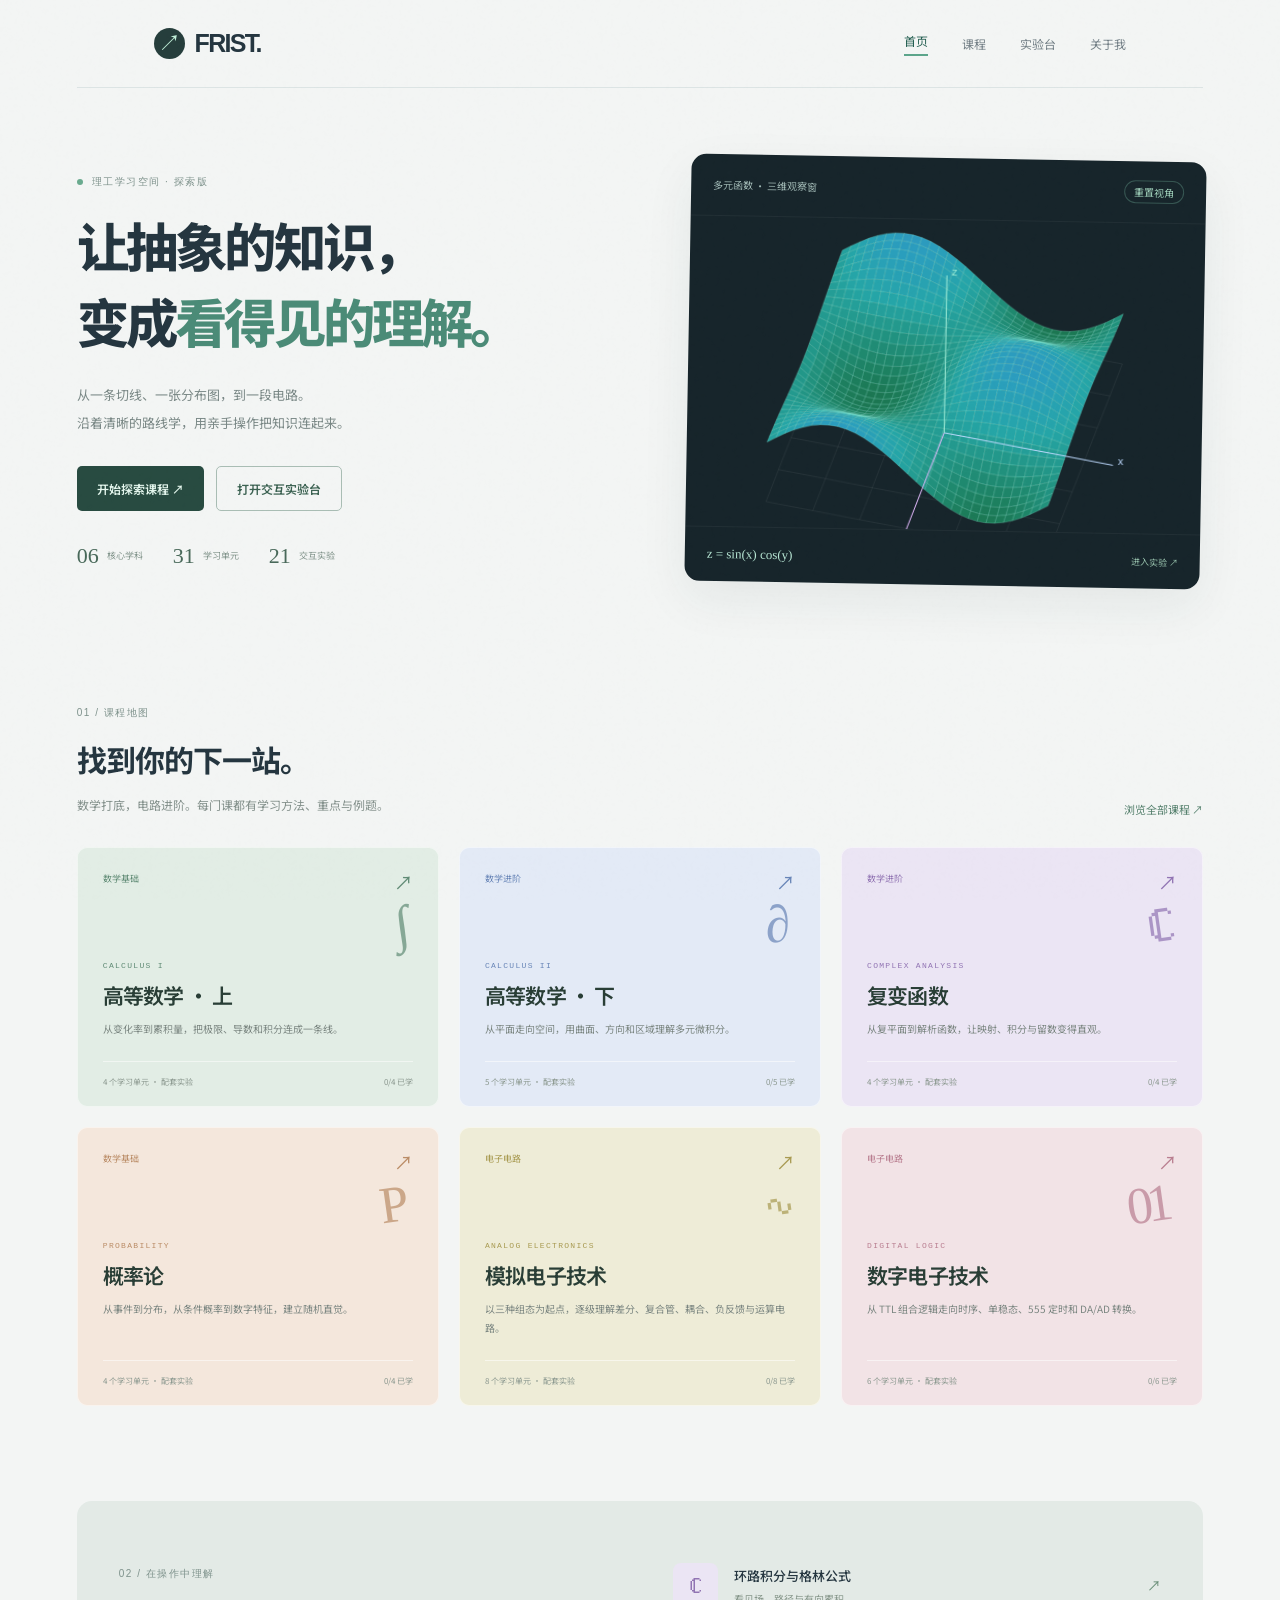
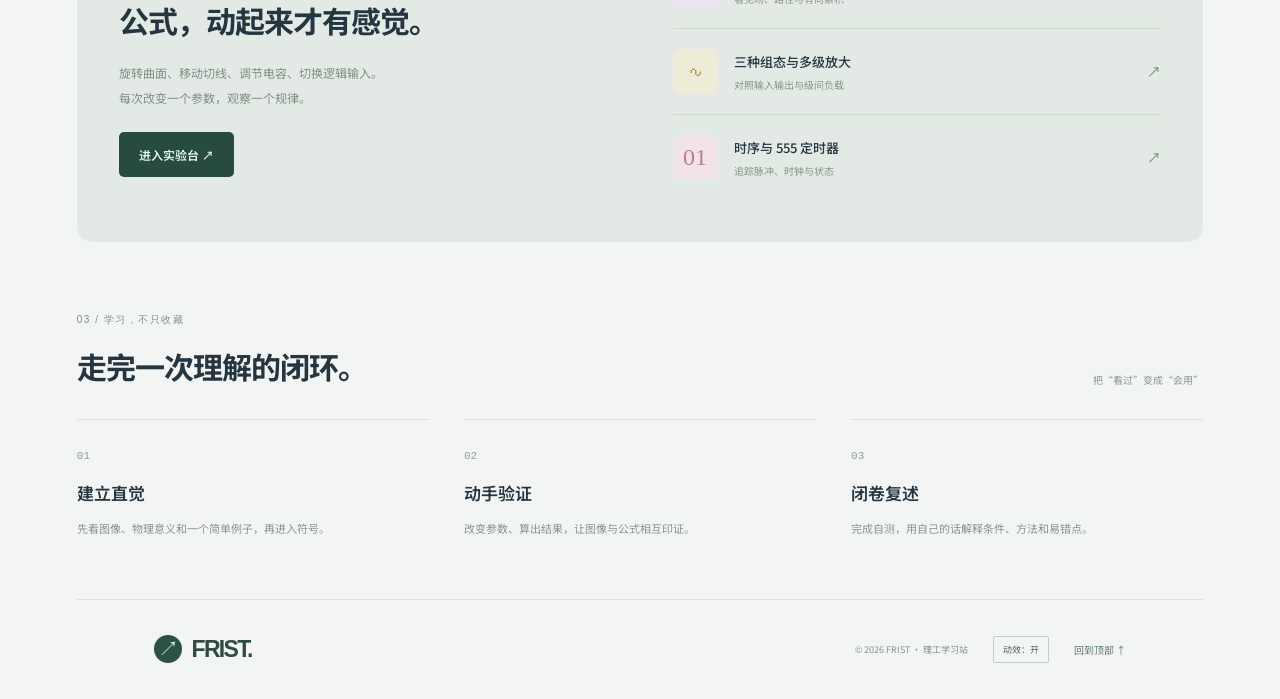
<file: index.html>
<!doctype html>
<html lang="zh-CN"><head><meta charset="UTF-8"><meta name="viewport" content="width=device-width, initial-scale=1"><meta name="description" content="FRIST 理工学习站：数学学习路线与交互实验。"><meta name="theme-color" content="#151c22"><title>理工学习站 · FRIST</title><link rel="stylesheet" href="./styles.css"><link rel="stylesheet" href="./exhibit.css"><link rel="stylesheet" href="./learning.css"><script src="./site-content.js" defer></script><script src="./app.js" defer></script><script src="./courses-data.js" defer></script><script src="./curriculum-extra.js" defer></script><script src="./learning.js" defer></script><script src="./lab-math.js" defer></script><script src="./experiments.js" defer></script></head>
<body id="top" data-page="home"><div class="reading-progress" aria-hidden="true"></div><a class="skip" href="#main">跳到正文</a>  <header class="header wrap">
    <a class="brand" href="./index.html" aria-current="page" aria-label="回到首页"><span class="brand-icon">↗</span><span data-site-name>FRIST.</span></a>
    <nav aria-label="主导航"><a class="nav-link" href="./index.html" aria-current="page">首页</a><a class="nav-link" href="./courses.html">课程</a><a class="nav-link" href="./lab.html">实验台</a><a class="nav-link" href="./about.html">关于我</a></nav>
  </header><main id="main"><section class="learn-hero wrap"><div><div class="section-kicker"><span class="live-dot"></span> 理工学习空间 · 探索版</div><h1>让抽象的知识，<br>变成<span>看得见的理解。</span></h1><p>从一条切线、一张分布图，到一段电路。<br>沿着清晰的路线学，用亲手操作把知识连起来。</p><div class="hero-actions"><a class="button study-primary" href="./courses.html">开始探索课程 ↗</a><a class="button study-outline" href="./lab.html">打开交互实验台</a></div><div class="hero-facts"><span><b>06</b> 核心学科</span><span><b>31</b> 学习单元</span><span><b>21</b> 交互实验</span></div></div><div class="hero-scene"><div class="scene-top"><span>多元函数 · 三维观察窗</span><button class="live-pill reset-surface" data-reset-surface>重置视角</button></div><canvas id="home-surface" aria-label="可拖动旋转的三维函数曲面" tabindex="0"></canvas><div class="scene-bottom"><span>z = sin(x) cos(y)</span><a href="./lab.html?mode=surface">进入实验 ↗</a></div></div></section>
<section class="study-section wrap"><div class="study-heading"><div><div class="section-kicker">01 / 课程地图</div><h2>找到你的下一站。</h2><p>数学打底，电路进阶。每门课都有学习方法、重点与例题。</p></div><a class="small-link" href="./courses.html">浏览全部课程 ↗</a></div><div id="home-courses" class="course-grid"></div></section>
<section class="lab-invite wrap"><div><div class="section-kicker">02 / 在操作中理解</div><h2>公式，动起来才有感觉。</h2><p>旋转曲面、移动切线、调节电容、切换逻辑输入。<br>每次改变一个参数，观察一个规律。</p><a class="button study-primary" href="./lab.html">进入实验台 ↗</a></div><div class="lab-preview-list"><a href="./specialty.html?topic=line"><span class="mini-icon purple">ℂ</span><div><b>环路积分与格林公式</b><p>看见场、路径与有向累积</p></div><span>↗</span></a><a href="./specialty.html?topic=bjt"><span class="mini-icon yellow">∿</span><div><b>三种组态与多级放大</b><p>对照输入输出与级间负载</p></div><span>↗</span></a><a href="./specialty.html?topic=timer555"><span class="mini-icon rose">01</span><div><b>时序与 555 定时器</b><p>追踪脉冲、时钟与状态</p></div><span>↗</span></a></div></section>
<section class="study-section wrap method-section"><div class="study-heading"><div><div class="section-kicker">03 / 学习，不只收藏</div><h2>走完一次理解的闭环。</h2></div><span class="subtle">把“看过”变成“会用”</span></div><div class="method-grid"><div><span>01</span><h3>建立直觉</h3><p>先看图像、物理意义和一个简单例子，再进入符号。</p></div><div><span>02</span><h3>动手验证</h3><p>改变参数、算出结果，让图像与公式相互印证。</p></div><div><span>03</span><h3>闭卷复述</h3><p>完成自测，用自己的话解释条件、方法和易错点。</p></div></div></section></main>  <footer class="footer wrap"><a class="brand" href="./index.html"><span class="brand-icon">↗</span><span data-site-name>FRIST.</span></a><span>© <span id="year"></span> <span id="footer-name">FRIST · 个人学习空间</span></span><button id="motion-toggle" class="motion-toggle" aria-pressed="true">动效：开</button><a href="#">回到顶部 ↑</a></footer></body></html>
</file>
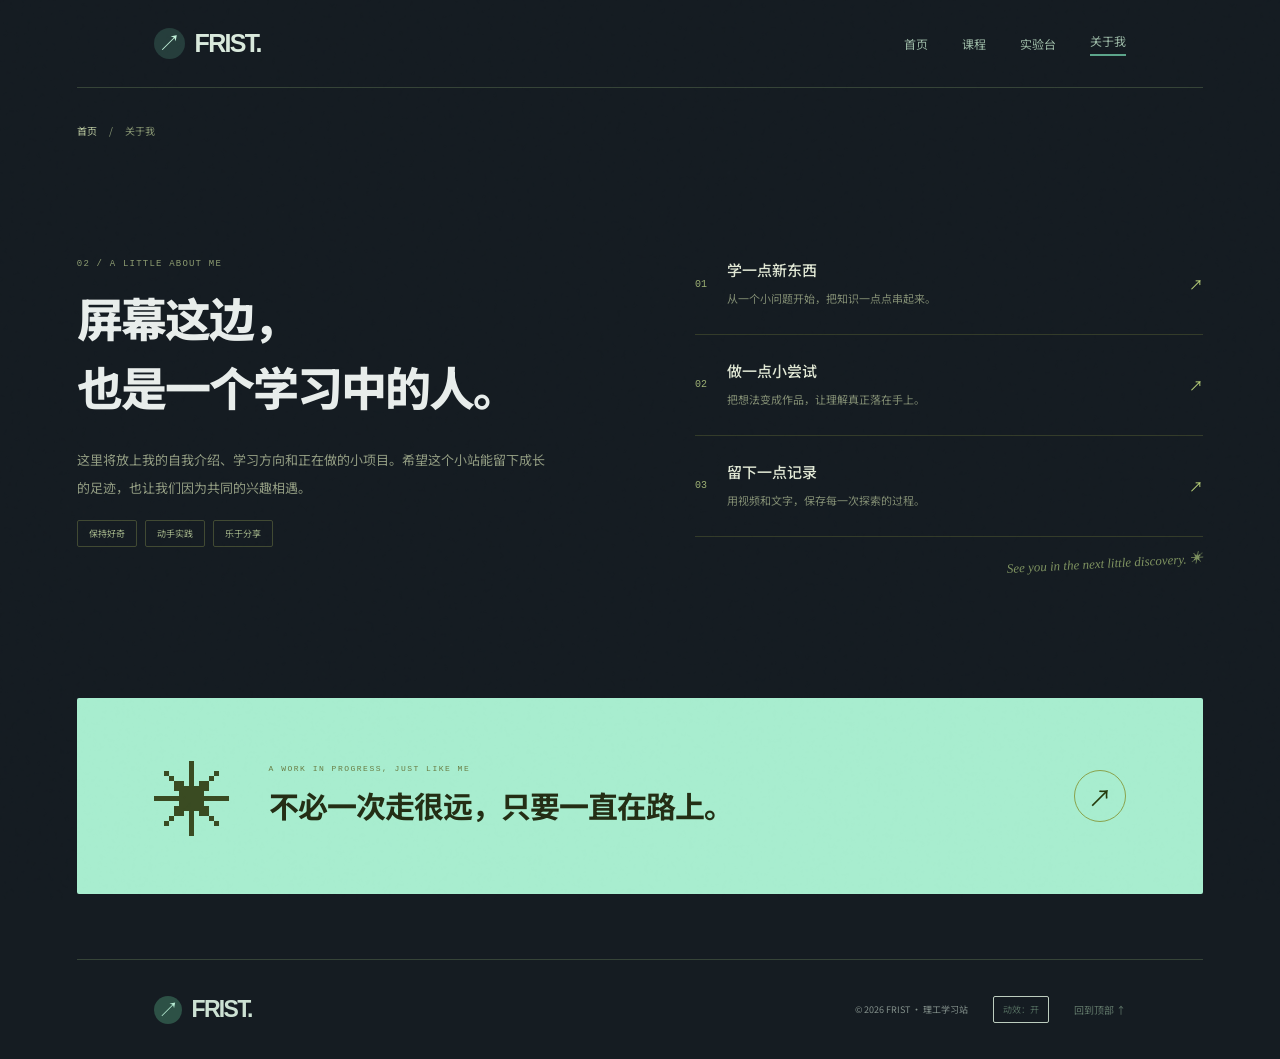
<file: about.html>
<!doctype html>
<html lang="zh-CN">
<head>
  <meta charset="UTF-8">
  <meta name="viewport" content="width=device-width, initial-scale=1">
  <meta name="description" content="关于我：学习方向、思考与探索的个人档案。">
  <meta name="theme-color" content="#121411">
  <title>关于我 · FRIST</title>
  <link rel="stylesheet" href="./styles.css">
  <link rel="stylesheet" href="./exhibit.css">
  <script src="./site-content.js" defer></script>
  <script src="./app.js" defer></script>
<link rel="stylesheet" href="./learning.css"></head>
<body id="top" data-page="about">
  <div class="reading-progress" aria-hidden="true"></div>
  <a class="skip" href="#main">跳到正文</a>
  <header class="header wrap">
    <a class="brand" href="./index.html" aria-label="回到首页"><span class="brand-icon">↗</span><span data-site-name>FRIST.</span></a>
    <nav aria-label="主导航"><a class="nav-link" href="./index.html">首页</a><a class="nav-link" href="./courses.html">课程</a><a class="nav-link" href="./lab.html">实验台</a><a class="nav-link" href="./about.html" aria-current="page">关于我</a></nav>
  </header>
  <main id="main">
    <div class="breadcrumb wrap"><a href="./index.html">首页</a><span aria-hidden="true">/</span><span aria-current="page">关于我</span></div>
    <section class="about-section wrap" id="about" aria-labelledby="about-title">
      <div class="about-intro"><p class="eyebrow">02 / A LITTLE ABOUT ME</p><h1 id="about-title">屏幕这边，<br>也是一个学习中的人。</h1><p id="bio">这里将放上我的自我介绍、学习方向和正在做的小项目。希望这个小站能留下成长的足迹，也让我们因为共同的兴趣相遇。</p><div class="tags" id="profile-tags"><span>保持好奇</span><span>动手实践</span><span>乐于分享</span></div></div>
      <div class="about-notes"><div class="about-row"><span class="row-number">01</span><div><h3>学一点新东西</h3><p>从一个小问题开始，把知识一点点串起来。</p></div><span aria-hidden="true">↗</span></div><div class="about-row"><span class="row-number">02</span><div><h3>做一点小尝试</h3><p>把想法变成作品，让理解真正落在手上。</p></div><span aria-hidden="true">↗</span></div><div class="about-row"><span class="row-number">03</span><div><h3>留下一点记录</h3><p>用视频和文字，保存每一次探索的过程。</p></div><span aria-hidden="true">↗</span></div><div class="handwriting">See you in the next little discovery. ✳</div></div>
    </section>
    <section class="closing wrap"><span class="closing-star" aria-hidden="true">✳</span><div><p class="eyebrow">A WORK IN PROGRESS, JUST LIKE ME</p><h2>不必一次走很远，<br class="mobile-break">只要一直在路上。</h2></div><a class="round-link" href="./courses.html" aria-label="探索课程">↗</a></section>
  </main>
  <footer class="footer wrap"><a class="brand" href="./index.html"><span class="brand-icon">↗</span><span data-site-name>FRIST.</span></a><span>© <span id="year"></span> <span id="footer-name">FRIST · 个人学习空间</span></span><button id="motion-toggle" class="motion-toggle" aria-pressed="true">动效：开</button><a href="#">回到顶部 ↑</a></footer>
</body>
</html>
</file>
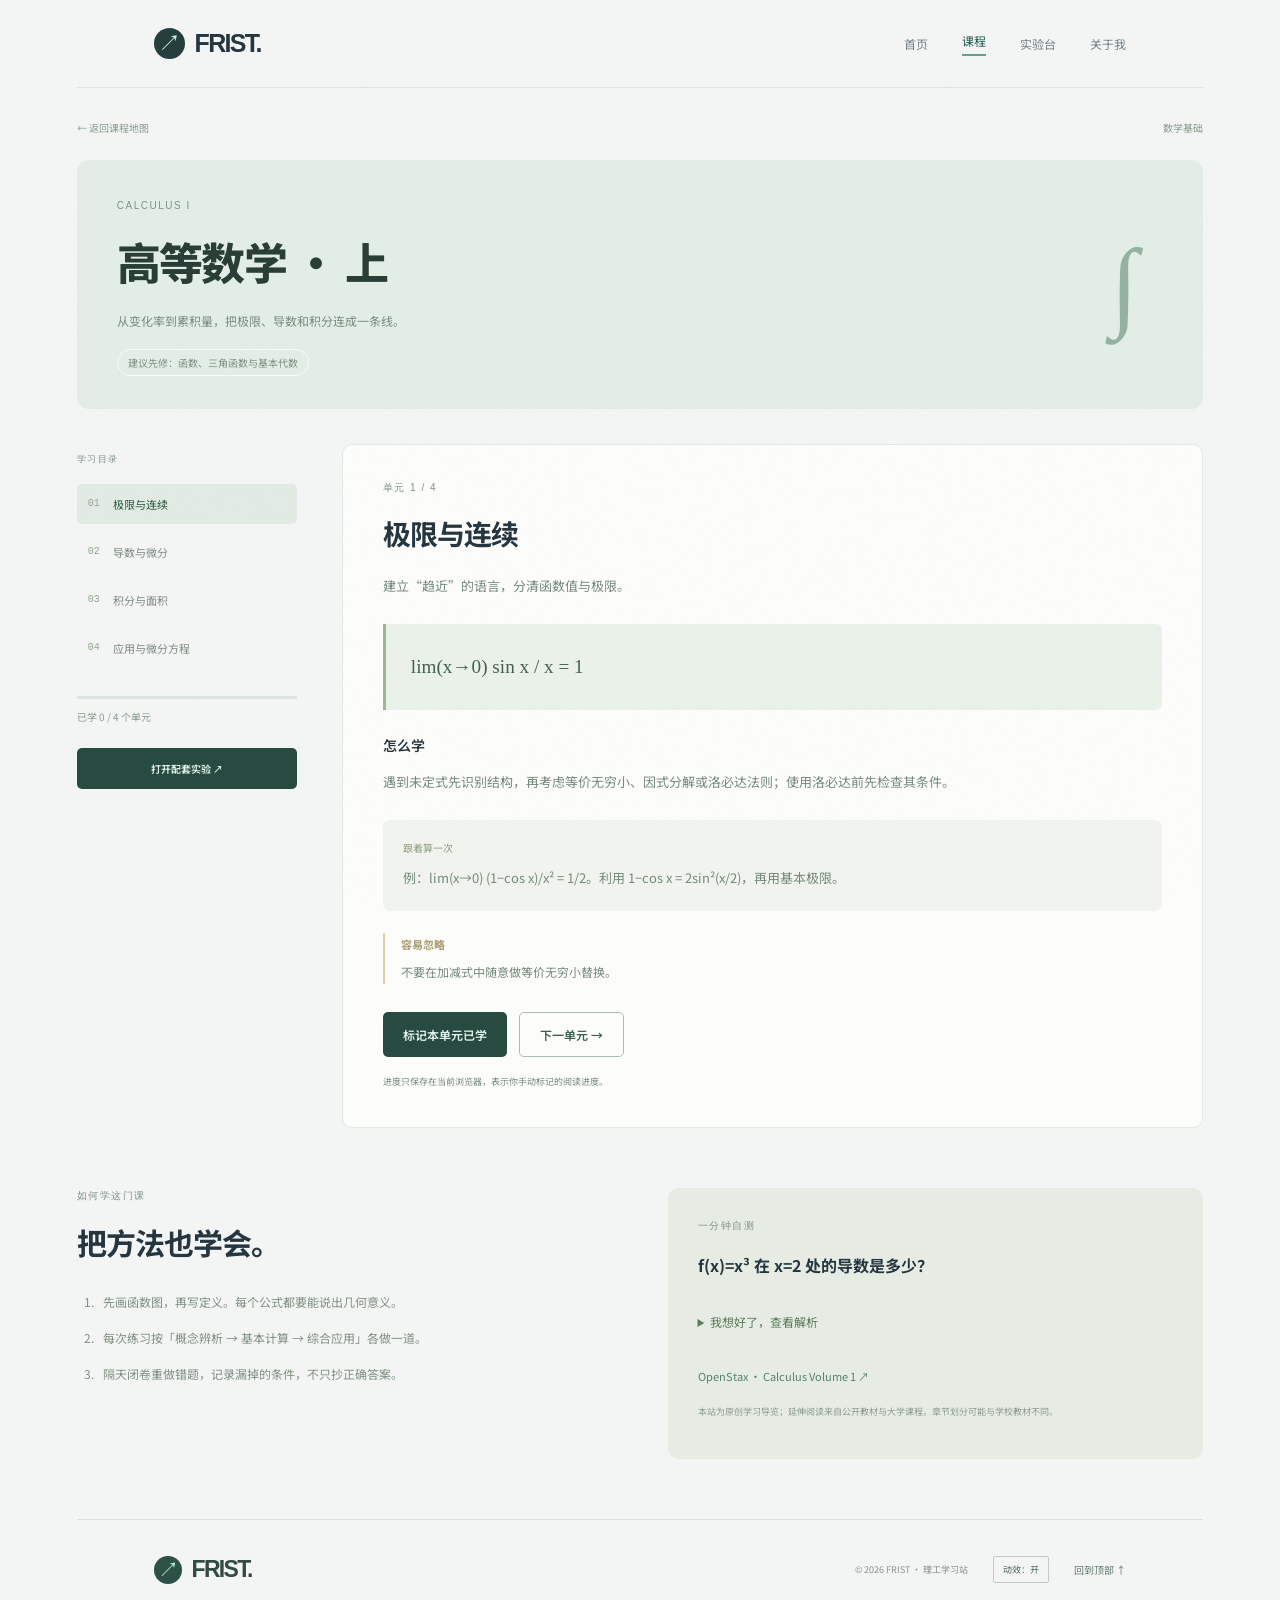
<file: course.html>
<!doctype html>
<html lang="zh-CN"><head><meta charset="UTF-8"><meta name="viewport" content="width=device-width, initial-scale=1"><meta name="description" content="FRIST 理工学习站：数学学习路线与交互实验。"><meta name="theme-color" content="#151c22"><title>学习路线 · FRIST</title><link rel="stylesheet" href="./styles.css"><link rel="stylesheet" href="./exhibit.css"><link rel="stylesheet" href="./learning.css"><script src="./site-content.js" defer></script><script src="./app.js" defer></script><script src="./courses-data.js" defer></script><script src="./curriculum-extra.js" defer></script><script src="./learning.js" defer></script></head>
<body id="top" data-page="course"><div class="reading-progress" aria-hidden="true"></div><a class="skip" href="#main">跳到正文</a>  <header class="header wrap">
    <a class="brand" href="./index.html" aria-label="回到首页"><span class="brand-icon">↗</span><span data-site-name>FRIST.</span></a>
    <nav aria-label="主导航"><a class="nav-link" href="./index.html">首页</a><a class="nav-link" href="./courses.html" aria-current="page">课程</a><a class="nav-link" href="./lab.html">实验台</a><a class="nav-link" href="./about.html">关于我</a></nav>
  </header><main id="main"><div class="wrap course-breadcrumb"><a href="./courses.html">← 返回课程地图</a><span id="course-category"></span></div><section class="course-banner wrap"><div><div class="section-kicker" id="course-en"></div><h1 id="course-name">课程学习路线</h1><p id="course-intro"></p><span class="prereq" id="prereq"></span></div><span class="course-emblem" id="course-icon" aria-hidden="true"></span></section><div class="course-layout wrap"><aside class="syllabus"><span class="section-kicker">学习目录</span><div id="unit-nav" role="group" aria-label="学习单元"></div><div class="progress-track"><span id="course-progress"></span></div><p id="progress-label"></p><a id="course-lab" class="button study-primary" href="./lab.html">打开配套实验 ↗</a></aside><article id="unit-content" class="lesson-panel"></article></div><section class="study-section wrap course-extras"><div><div class="section-kicker">如何学这门课</div><h2>把方法也学会。</h2><ol id="study-methods"></ol></div><div class="self-check"><div class="section-kicker">一分钟自测</div><h3 id="quiz-question"></h3><details><summary>我想好了，查看解析</summary><p id="quiz-answer"></p></details><a id="source-link" class="small-link" target="_blank" rel="noopener noreferrer">延伸阅读：公开教材 ↗</a><p class="subtle">本站为原创学习导览；延伸阅读来自公开教材与大学课程。章节划分可能与学校教材不同。</p></div></section></main>  <footer class="footer wrap"><a class="brand" href="./index.html"><span class="brand-icon">↗</span><span data-site-name>FRIST.</span></a><span>© <span id="year"></span> <span id="footer-name">FRIST · 个人学习空间</span></span><button id="motion-toggle" class="motion-toggle" aria-pressed="true">动效：开</button><a href="#">回到顶部 ↑</a></footer></body></html>
</file>
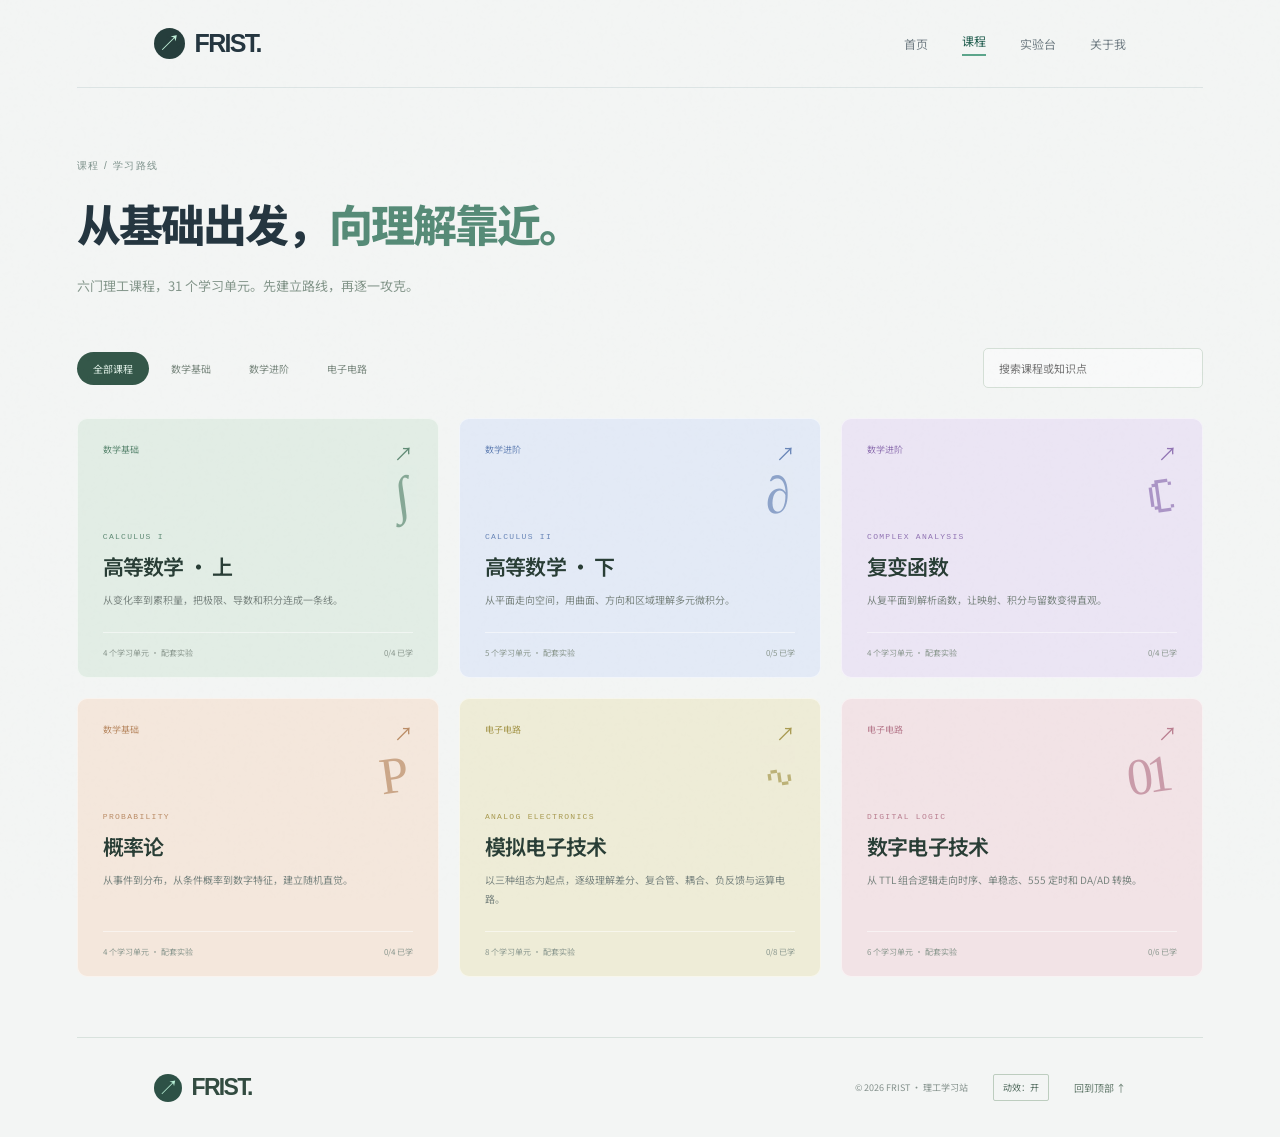
<file: courses.html>
<!doctype html>
<html lang="zh-CN"><head><meta charset="UTF-8"><meta name="viewport" content="width=device-width, initial-scale=1"><meta name="description" content="FRIST 理工学习站：数学学习路线与交互实验。"><meta name="theme-color" content="#151c22"><title>课程地图 · FRIST</title><link rel="stylesheet" href="./styles.css"><link rel="stylesheet" href="./exhibit.css"><link rel="stylesheet" href="./learning.css"><script src="./site-content.js" defer></script><script src="./app.js" defer></script><script src="./courses-data.js" defer></script><script src="./curriculum-extra.js" defer></script><script src="./learning.js" defer></script></head>
<body id="top" data-page="courses"><div class="reading-progress" aria-hidden="true"></div><a class="skip" href="#main">跳到正文</a>  <header class="header wrap">
    <a class="brand" href="./index.html" aria-label="回到首页"><span class="brand-icon">↗</span><span data-site-name>FRIST.</span></a>
    <nav aria-label="主导航"><a class="nav-link" href="./index.html">首页</a><a class="nav-link" href="./courses.html" aria-current="page">课程</a><a class="nav-link" href="./lab.html">实验台</a><a class="nav-link" href="./about.html">关于我</a></nav>
  </header><main id="main"><section class="page-intro wrap"><div class="section-kicker">课程 / 学习路线</div><h1>从基础出发，<span>向理解靠近。</span></h1><p>六门理工课程，31 个学习单元。先建立路线，再逐一攻克。</p></section><section class="study-section wrap catalog-section"><div class="catalog-tools"><div class="course-filters" role="group" aria-label="筛选课程"><button class="selected" data-filter="全部" aria-pressed="true">全部课程</button><button data-filter="数学基础" aria-pressed="false">数学基础</button><button data-filter="数学进阶" aria-pressed="false">数学进阶</button><button data-filter="电子电路" aria-pressed="false">电子电路</button></div><input type="search" id="course-search" aria-label="搜索课程" placeholder="搜索课程或知识点"></div><div id="catalog" class="course-grid" aria-live="polite"></div><p id="catalog-empty" hidden>没有找到相关课程，试试其他关键词。</p></section></main>  <footer class="footer wrap"><a class="brand" href="./index.html"><span class="brand-icon">↗</span><span data-site-name>FRIST.</span></a><span>© <span id="year"></span> <span id="footer-name">FRIST · 个人学习空间</span></span><button id="motion-toggle" class="motion-toggle" aria-pressed="true">动效：开</button><a href="#">回到顶部 ↑</a></footer></body></html>
</file>
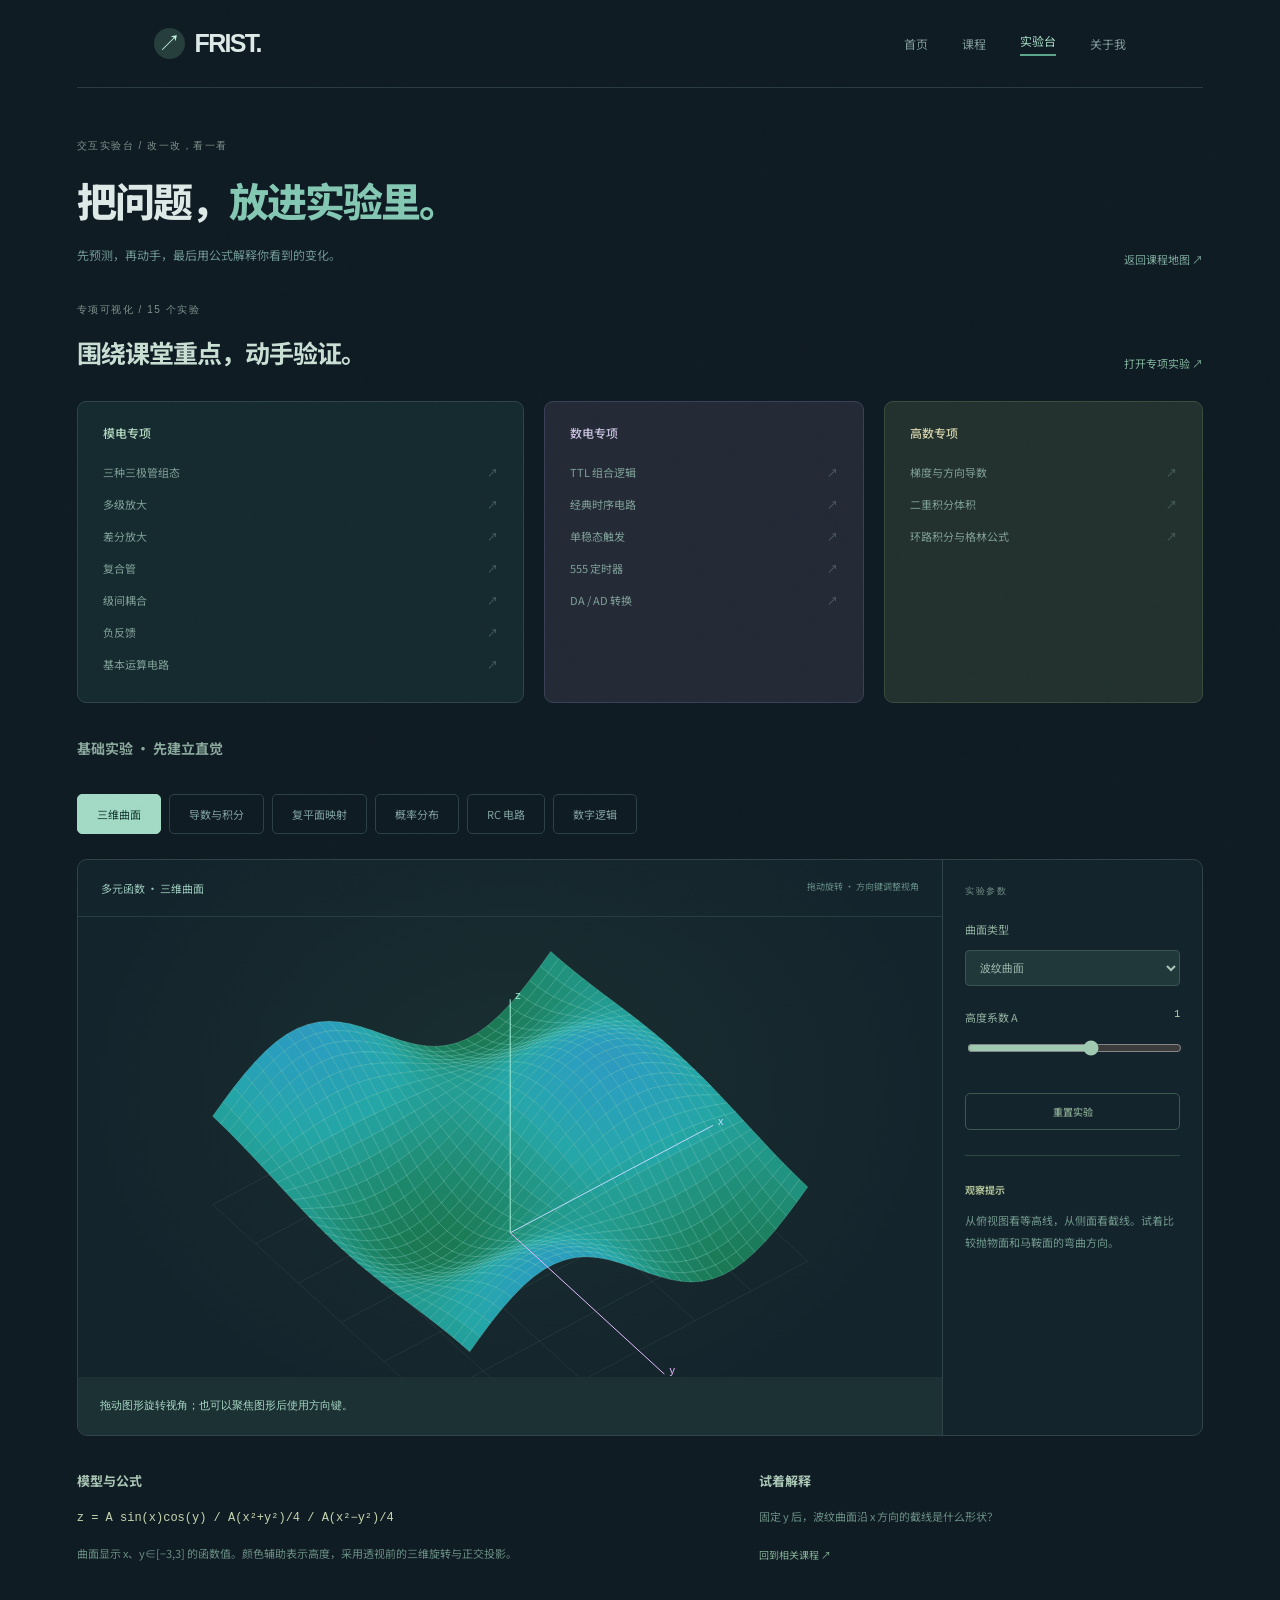
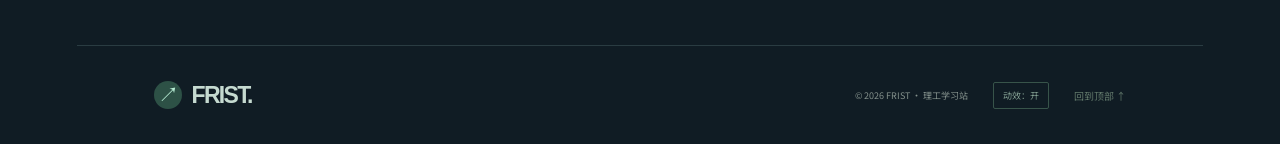
<file: lab.html>
<!doctype html>
<html lang="zh-CN"><head><meta charset="UTF-8"><meta name="viewport" content="width=device-width, initial-scale=1"><meta name="description" content="FRIST 理工学习站：数学学习路线与交互实验。"><meta name="theme-color" content="#151c22"><title>交互实验台 · FRIST</title><link rel="stylesheet" href="./styles.css"><link rel="stylesheet" href="./exhibit.css"><link rel="stylesheet" href="./learning.css"><script src="./site-content.js" defer></script><script src="./app.js" defer></script><script src="./courses-data.js" defer></script><script src="./curriculum-extra.js" defer></script><script src="./learning.js" defer></script><script src="./lab-math.js" defer></script><script src="./experiments.js" defer></script><link rel="stylesheet" href="./specialty.css"></head>
<body id="top" data-page="lab"><div class="reading-progress" aria-hidden="true"></div><a class="skip" href="#main">跳到正文</a>  <header class="header wrap">
    <a class="brand" href="./index.html" aria-label="回到首页"><span class="brand-icon">↗</span><span data-site-name>FRIST.</span></a>
    <nav aria-label="主导航"><a class="nav-link" href="./index.html">首页</a><a class="nav-link" href="./courses.html">课程</a><a class="nav-link" href="./lab.html" aria-current="page">实验台</a><a class="nav-link" href="./about.html">关于我</a></nav>
  </header><main id="main"><section class="lab-heading wrap"><div><div class="section-kicker">交互实验台 / 改一改，看一看</div><h1>把问题，<span>放进实验里。</span></h1><p>先预测，再动手，最后用公式解释你看到的变化。</p></div><a class="small-link" href="./courses.html">返回课程地图 ↗</a></section><section class="topic-catalog wrap"><div class="study-heading"><div><div class="section-kicker">专项可视化 / 15 个实验</div><h2>围绕课堂重点，动手验证。</h2></div><a class="small-link" href="./specialty.html">打开专项实验 ↗</a></div><div class="topic-groups"><div><h3>模电专项</h3><a href="./specialty.html?topic=bjt"><span>三种三极管组态</span><span>↗</span></a><a href="./specialty.html?topic=cascade"><span>多级放大</span><span>↗</span></a><a href="./specialty.html?topic=differential"><span>差分放大</span><span>↗</span></a><a href="./specialty.html?topic=darlington"><span>复合管</span><span>↗</span></a><a href="./specialty.html?topic=coupling"><span>级间耦合</span><span>↗</span></a><a href="./specialty.html?topic=feedback"><span>负反馈</span><span>↗</span></a><a href="./specialty.html?topic=opamp"><span>基本运算电路</span><span>↗</span></a></div><div><h3>数电专项</h3><a href="./specialty.html?topic=ttl"><span>TTL 组合逻辑</span><span>↗</span></a><a href="./specialty.html?topic=sequential"><span>经典时序电路</span><span>↗</span></a><a href="./specialty.html?topic=monostable"><span>单稳态触发</span><span>↗</span></a><a href="./specialty.html?topic=timer555"><span>555 定时器</span><span>↗</span></a><a href="./specialty.html?topic=converter"><span>DA / AD 转换</span><span>↗</span></a></div><div><h3>高数专项</h3><a href="./specialty.html?topic=gradient"><span>梯度与方向导数</span><span>↗</span></a><a href="./specialty.html?topic=double"><span>二重积分体积</span><span>↗</span></a><a href="./specialty.html?topic=line"><span>环路积分与格林公式</span><span>↗</span></a></div></div><h2 class="foundation-label">基础实验 · 先建立直觉</h2></section><section class="lab-workspace wrap"><div class="experiment-tabs" role="group" aria-label="选择实验"><button data-mode="surface">三维曲面</button><button data-mode="calculus">导数与积分</button><button data-mode="complex">复平面映射</button><button data-mode="probability">概率分布</button><button data-mode="analog">RC 电路</button><button data-mode="digital">数字逻辑</button></div><div class="experiment-layout"><div class="experiment-stage"><div class="experiment-bar"><span id="experiment-name"></span><span id="experiment-hint"></span></div><div id="diagram"></div><canvas id="lab-canvas" tabindex="0" aria-label="当前实验图形"></canvas><div class="experiment-result" id="experiment-result" role="status"></div></div><aside class="experiment-controls"><div class="section-kicker">实验参数</div><div id="controls"></div><button id="lab-reset" class="button study-outline">重置实验</button><div class="experiment-insight"><b>观察提示</b><p id="experiment-insight"></p></div></aside></div><div class="lab-explanation"><div><h2>模型与公式</h2><code id="experiment-formula"></code><p id="experiment-model"></p></div><div><h2>试着解释</h2><p id="experiment-question"></p><a id="related-course" class="small-link">回到相关课程 ↗</a></div></div><div id="truth-table"></div></section></main>  <footer class="footer wrap"><a class="brand" href="./index.html"><span class="brand-icon">↗</span><span data-site-name>FRIST.</span></a><span>© <span id="year"></span> <span id="footer-name">FRIST · 个人学习空间</span></span><button id="motion-toggle" class="motion-toggle" aria-pressed="true">动效：开</button><a href="#">回到顶部 ↑</a></footer></body></html>
</file>
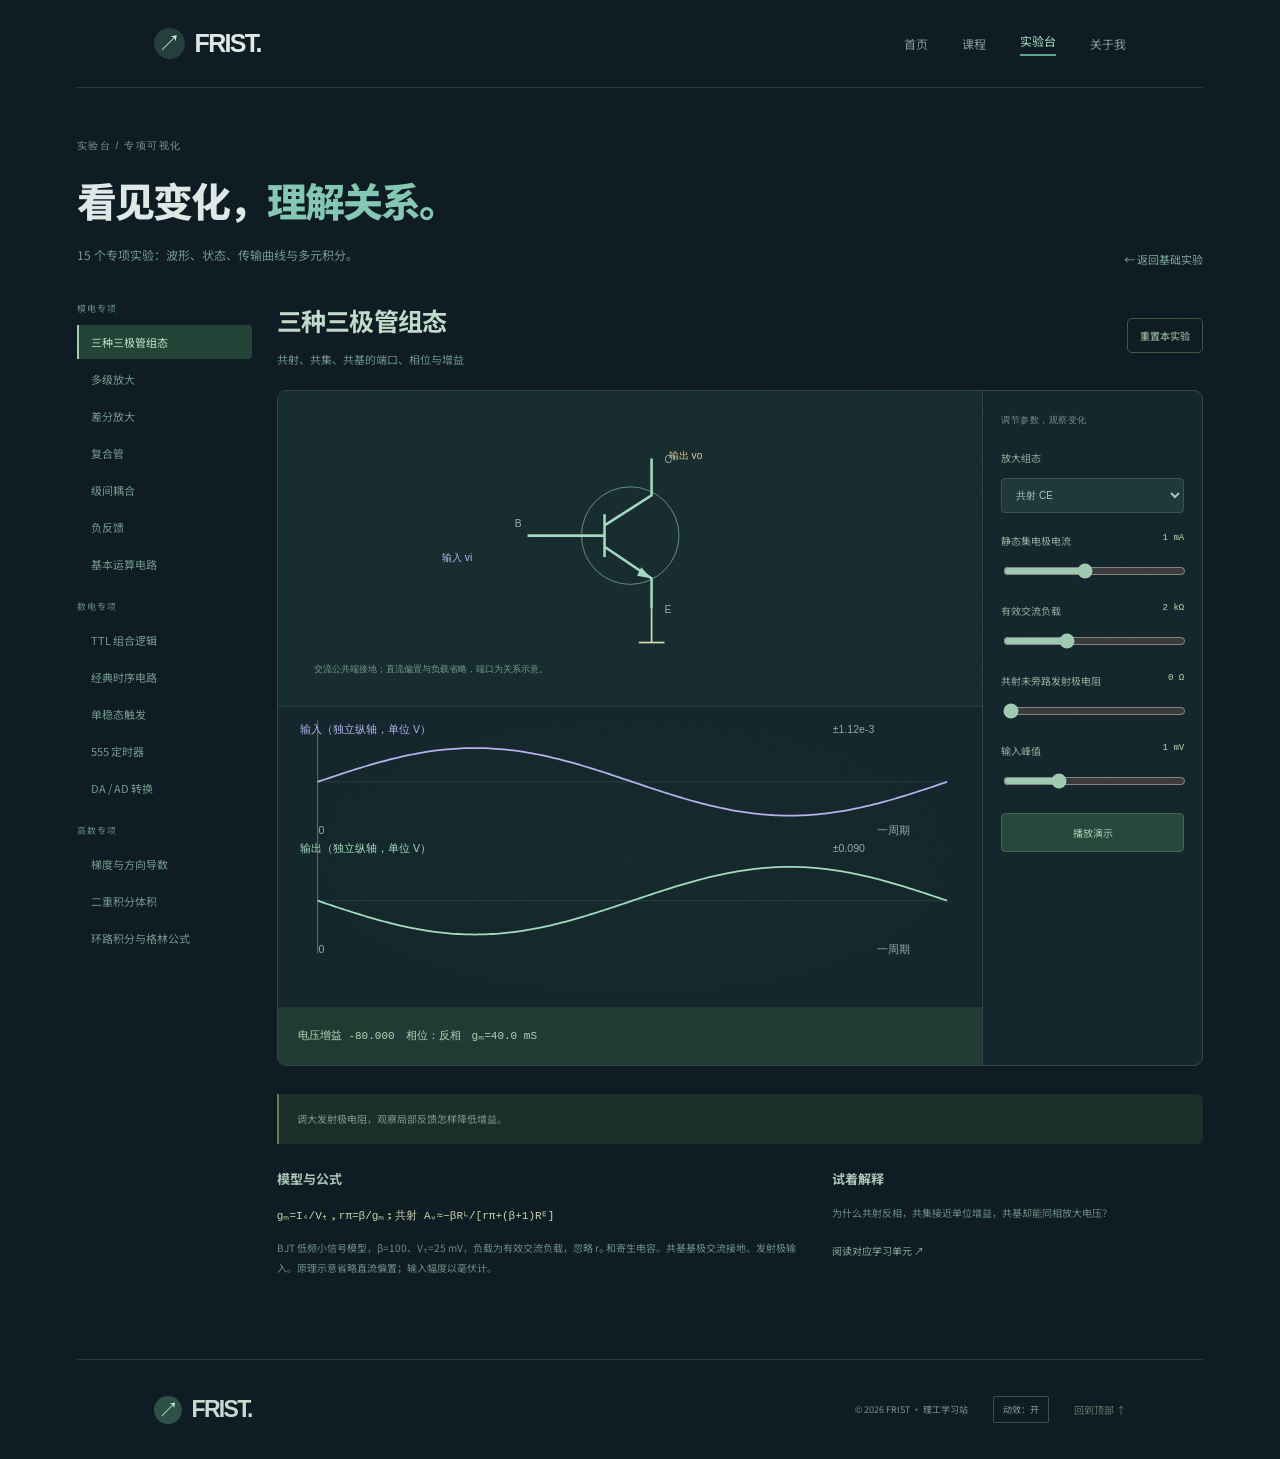
<file: specialty.html>
<!doctype html>
<html lang="zh-CN"><head><meta charset="UTF-8"><meta name="viewport" content="width=device-width, initial-scale=1"><meta name="description" content="FRIST 理工学习站：数学学习路线与交互实验。"><meta name="theme-color" content="#151c22"><title>交互实验台 · FRIST</title><link rel="stylesheet" href="./styles.css"><link rel="stylesheet" href="./exhibit.css"><link rel="stylesheet" href="./learning.css"><script src="./site-content.js" defer></script><script src="./app.js" defer></script><script src="./courses-data.js" defer></script><script src="./curriculum-extra.js" defer></script><script src="./learning.js" defer></script><script src="./specialty-math.js" defer></script><script src="./specialty-data.js" defer></script><script src="./specialty.js" defer></script><link rel="stylesheet" href="./specialty.css"></head>
<body id="top" data-page="lab"><div class="reading-progress" aria-hidden="true"></div><a class="skip" href="#main">跳到正文</a>  <header class="header wrap">
    <a class="brand" href="./index.html" aria-label="回到首页"><span class="brand-icon">↗</span><span data-site-name>FRIST.</span></a>
    <nav aria-label="主导航"><a class="nav-link" href="./index.html">首页</a><a class="nav-link" href="./courses.html">课程</a><a class="nav-link" href="./lab.html" aria-current="page">实验台</a><a class="nav-link" href="./about.html">关于我</a></nav>
  </header><main id="main"><section class="lab-heading wrap"><div><div class="section-kicker">实验台 / 专项可视化</div><h1>看见变化，<span>理解关系。</span></h1><p>15 个专项实验：波形、状态、传输曲线与多元积分。</p></div><a class="small-link" href="./lab.html">← 返回基础实验</a></section><section class="special-layout wrap"><aside class="special-menu" id="special-menu"></aside><div class="special-main"><div class="special-title"><div><h2 id="special-name"></h2><p id="special-desc"></p></div><button id="special-reset" class="button study-outline">重置本实验</button></div><div class="special-workbench"><div class="special-stage"><div id="special-diagram"></div><div id="special-view"></div><div id="special-result" role="status"></div></div><aside class="experiment-controls"><div class="section-kicker">调节参数，观察变化</div><div id="special-controls"></div><div id="special-actions"></div></aside></div><div class="special-notes"><p id="special-note"></p><div class="lab-explanation"><div><h2>模型与公式</h2><code id="special-formula"></code><p id="special-model"></p></div><div><h2>试着解释</h2><p id="special-question"></p><a id="special-course" class="small-link">阅读对应学习单元 ↗</a></div></div></div></div></section></main>  <footer class="footer wrap"><a class="brand" href="./index.html"><span class="brand-icon">↗</span><span data-site-name>FRIST.</span></a><span>© <span id="year"></span> <span id="footer-name">FRIST · 个人学习空间</span></span><button id="motion-toggle" class="motion-toggle" aria-pressed="true">动效：开</button><a href="#">回到顶部 ↑</a></footer></body></html>
</file>
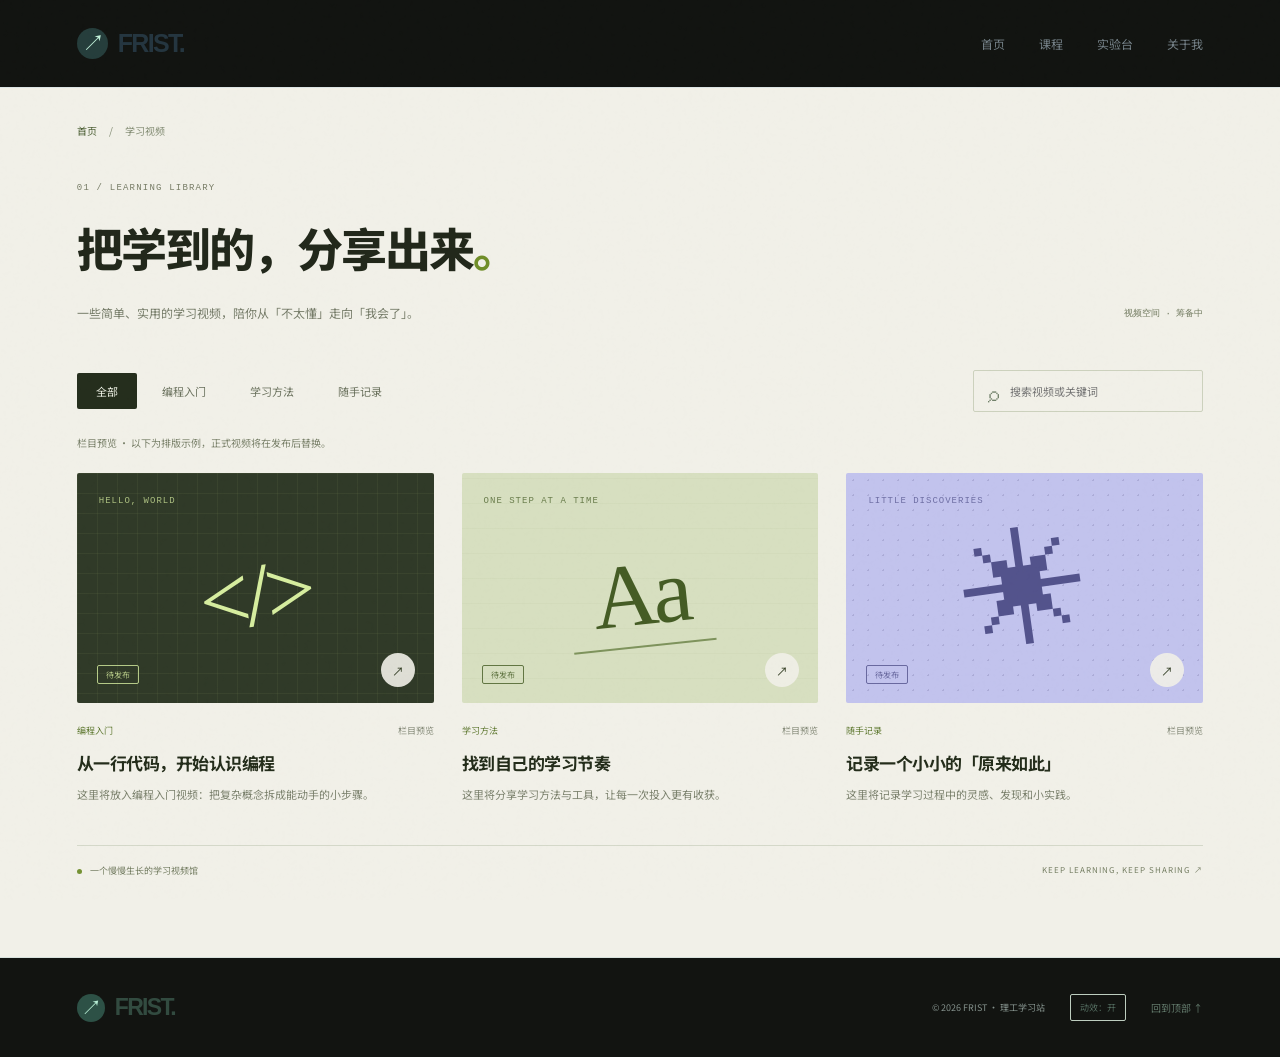
<file: videos.html>
<!doctype html>
<html lang="zh-CN">
<head>
  <meta charset="UTF-8">
  <meta name="viewport" content="width=device-width, initial-scale=1">
  <meta name="description" content="学习视频馆：分类浏览、搜索与观看学习视频。">
  <meta name="theme-color" content="#121411">
  <title>学习视频 · FRIST</title>
  <link rel="stylesheet" href="./styles.css">
  <link rel="stylesheet" href="./exhibit.css">
  <script src="./site-content.js" defer></script>
  <script src="./app.js" defer></script>
<link rel="stylesheet" href="./learning.css"></head>
<body id="top" data-page="videos">
  <div class="reading-progress" aria-hidden="true"></div>
  <a class="skip" href="#main">跳到正文</a>
  <header class="header wrap">
    <a class="brand" href="./index.html" aria-label="回到首页"><span class="brand-icon">↗</span><span data-site-name>FRIST.</span></a>
    <nav aria-label="主导航"><a class="nav-link" href="./index.html">首页</a><a class="nav-link" href="./courses.html">课程</a><a class="nav-link" href="./lab.html">实验台</a><a class="nav-link" href="./about.html">关于我</a></nav>
  </header>
  <main id="main">
    <div class="breadcrumb wrap"><a href="./index.html">首页</a><span aria-hidden="true">/</span><span aria-current="page">学习视频</span></div>
    <section class="videos-section wrap" id="videos" aria-labelledby="videos-title">
      <div class="section-heading"><div><p class="eyebrow">01 / LEARNING LIBRARY</p><h1 id="videos-title">把学到的，分享出来<span class="accent">。</span></h1><p class="section-description">一些简单、实用的学习视频，陪你从「不太懂」走向「我会了」。</p></div><span class="section-side" id="video-count">视频空间 · 筹备中</span></div>
      <div class="library-toolbar"><div class="filters" role="group" aria-label="按视频分类筛选"><button class="filter active" data-category="全部" aria-pressed="true">全部</button><button class="filter" data-category="编程入门" aria-pressed="false">编程入门</button><button class="filter" data-category="学习方法" aria-pressed="false">学习方法</button><button class="filter" data-category="随手记录" aria-pressed="false">随手记录</button></div><label class="search"><span aria-hidden="true">⌕</span><input id="search" type="search" placeholder="搜索视频或关键词" aria-label="搜索视频"></label></div>
      <p id="preview-note" class="preview-note">栏目预览 · 以下为排版示例，正式视频将在发布后替换。</p>
      <div class="video-grid" id="video-grid" aria-live="polite"></div>
      <div class="empty-state" id="empty-state" hidden><span aria-hidden="true">⌕</span><h3>暂时还没有相关视频</h3><p>换一个关键词，或看看其他分类。</p><button class="button secondary" id="reset-search">查看全部</button></div>
      <div class="library-foot"><span><span class="status-dot"></span> 一个慢慢生长的学习视频馆</span><span>KEEP LEARNING, KEEP SHARING ↗</span></div>
    </section>
  </main>
  <footer class="footer wrap"><a class="brand" href="./index.html"><span class="brand-icon">↗</span><span data-site-name>FRIST.</span></a><span>© <span id="year"></span> <span id="footer-name">FRIST · 个人学习空间</span></span><button id="motion-toggle" class="motion-toggle" aria-pressed="true">动效：开</button><a href="#">回到顶部 ↑</a></footer>
  <dialog id="video-dialog" aria-labelledby="dialog-title"><div class="dialog-top"><span class="eyebrow">LEARNING LIBRARY</span><button id="close-dialog" aria-label="关闭视频">✕</button></div><h2 id="dialog-title"></h2><div id="player"></div><p id="dialog-description"></p></dialog>
</body>
</html>
</file>
<file: styles.css>
@import url('https://fonts.googleapis.com/css2?family=Noto+Sans+SC:wght@400;500;600;700;800;900&display=swap');
:root{--paper:#f8f8f1;--ink:#213c31;--muted:#6e786e;--line:#dce1d5;--green:#315c43;--lime:#dbea9e;--orange:#d56e47}*{box-sizing:border-box}html{scroll-behavior:smooth;scroll-padding-top:30px}body{margin:0;background:var(--paper);color:var(--ink);font-family:'Noto Sans SC','Microsoft YaHei',sans-serif;font-size:14px;-webkit-font-smoothing:antialiased}button,input{font:inherit}a{color:inherit;text-decoration:none}button,a,input{ -webkit-tap-highlight-color:transparent}button{cursor:pointer}button:focus-visible,a:focus-visible,input:focus-visible{outline:3px solid var(--orange);outline-offset:5px}[hidden]{display:none!important}.wrap{max-width:1200px;margin:0 auto;padding-left:44px;padding-right:44px}.header{height:100px;display:flex;align-items:center;justify-content:space-between}.brand{display:flex;align-items:center;gap:10px;font-size:23px;font-weight:800;letter-spacing:-1px}.brand-icon{display:inline-flex;background:var(--ink);color:var(--paper);width:31px;height:35px;align-items:center;justify-content:center;border-radius:4px 10px 4px 4px;font-size:19px;font-weight:500}.brand-dot{color:var(--orange)}nav{display:flex;align-items:center;gap:34px}.nav-link{font-size:13px;color:#526052}.nav-link:hover,.text-link:hover{color:var(--orange)}.nav-pill{border:1px solid var(--ink);border-radius:30px;padding:10px 18px;font-size:12px}.nav-pill span{margin-left:18px}.hero{min-height:550px;display:grid;grid-template-columns:1.1fr 1fr;align-items:center;gap:24px;padding-top:35px;padding-bottom:65px}.eyebrow{font-size:10px;letter-spacing:1.8px;font-weight:600;display:flex;gap:10px;align-items:center;margin:0 0 24px}.status-dot{display:inline-block;width:6px;height:6px;border-radius:50%;background:#7a9d58;flex-shrink:0}h1{font-size:clamp(36px,4.1vw,55px);line-height:1.45;letter-spacing:-2.3px;font-weight:800;margin:0 0 20px}.accent{color:#60813e}.intro{white-space:pre-line;color:var(--muted);line-height:2.1;font-size:14px}.hero-actions{display:flex;gap:26px;align-items:center;margin-top:30px}.button{display:inline-flex;gap:25px;align-items:center;justify-content:center;border:0;border-radius:6px;padding:14px 22px;font-size:13px;font-weight:500}.primary{background:var(--green);color:#fff}.primary:hover{background:#1e402c}.secondary{background:var(--lime);color:var(--ink)}.text-link{font-size:12px}.text-link span{margin-left:9px}.hero-note{font-size:10px;color:#858e7c;margin-top:32px}.hero-note>span{color:var(--orange);font-size:16px;margin-right:6px}.hero-art{height:410px;position:relative}.art-grid{position:absolute;inset:25px 0 15px;background-image:linear-gradient(#78946812 1px,transparent 1px),linear-gradient(90deg,#78946812 1px,transparent 1px);background-size:24px 24px;mask-image:radial-gradient(ellipse,#000 25%,transparent 73%)}.orbit{position:absolute;border:1px dashed #a6b59b66;border-radius:50%;width:340px;height:340px;top:15px;left:56px;transform:rotate(-35deg)}.orbit-two{width:420px;height:220px;top:84px;left:5px}.code-window{position:absolute;width:285px;top:45px;left:26px;background:#244b3c;box-shadow:10px 14px 0 #dde4d0;border-radius:9px;transform:rotate(-7deg);color:#f8f8f1;overflow:hidden}.window-bar{height:33px;border-bottom:1px solid #ffffff22;display:flex;align-items:center;gap:5px;padding:0 12px}.window-bar i{width:5px;height:5px;border-radius:50%;background:#dce9bb}.window-bar i:nth-child(2){background:#c0c9b4}.window-bar i:nth-child(3){background:#839d84}.window-bar>span{font:9px monospace;margin-left:auto;opacity:.5}.code{font:12px/2.3 Consolas,monospace;padding:20px 15px 26px}.muted{opacity:.4;margin-right:10px}.pink{color:#e9bdb6}.yellow{color:#dfebaa}.note-card{position:absolute;right:-5px;top:142px;background:#f0e6c5;width:173px;min-height:180px;padding:29px 20px 15px;transform:rotate(8deg);box-shadow:0 5px 15px #344f3210}.note-tape{position:absolute;top:-10px;left:53px;width:65px;height:23px;background:#d8dfbeaa;transform:rotate(-4deg)}.note-label{font:8px monospace;letter-spacing:1px;color:#8e8b62}.note-card p{font-family:'KaiTi',serif;font-size:23px;line-height:1.6;margin:14px 0 0}.note-doodle{position:absolute;bottom:9px;right:19px;color:#b67e50;font-size:35px}.book{position:absolute;width:244px;height:42px;border-radius:3px 7px 7px 3px;box-shadow:0 4px 0 #213c3112;display:flex;align-items:center;justify-content:space-between;padding:0 20px;font-size:10px;letter-spacing:1px}.book-back{bottom:63px;left:58px;background:#d6e5a1;transform:rotate(-5deg);border-left:12px solid #b7c880}.book-back span{font-size:22px}.book-front{bottom:28px;left:75px;background:#e1e5d4;transform:rotate(2deg);border-left:12px solid #9cae91}.book-front i{font-size:7px;font-style:normal}.art-star{position:absolute}.star-one{right:34px;top:28px;color:var(--orange);font-size:55px;transform:rotate(10deg)}.star-two{left:1px;bottom:69px;font-size:40px;color:#90a473}.art-caption{position:absolute;bottom:-13px;left:100px;display:flex;align-items:center;gap:8px;font-size:9px;letter-spacing:1px;color:#7a8472}.ticker{border-top:1px solid var(--line);border-bottom:1px solid var(--line)}.ticker-inner{display:flex;justify-content:space-between;align-items:center;gap:25px;min-height:62px;font-size:10px;letter-spacing:1px;color:#7e8877}.ticker b{color:#8da560;font-size:21px;font-weight:400}.videos-section{padding-top:78px;padding-bottom:65px}.section-heading{display:flex;align-items:flex-end;justify-content:space-between;gap:20px}.section-heading .eyebrow,.about-section .eyebrow{font-size:9px;color:#7d8f6d;margin-bottom:14px}h2{font-size:30px;line-height:1.5;letter-spacing:-1px;margin:0;font-weight:700}.section-description{color:var(--muted);font-size:12px;margin:14px 0 0;line-height:1.9}.section-side{font-size:10px;color:#88917e;padding-bottom:5px;white-space:nowrap}.library-toolbar{display:flex;justify-content:space-between;align-items:center;gap:20px;margin-top:33px;margin-bottom:20px}.filters{display:flex;gap:6px}.filter{border:0;background:transparent;border-radius:25px;padding:9px 16px;color:var(--muted);font-size:11px;white-space:nowrap}.filter.active{background:var(--ink);color:#fff}.filter:hover:not(.active){background:#e7ebde}.search{display:flex;gap:9px;align-items:center;border:1px solid var(--line);border-radius:30px;padding:8px 14px;background:#ffffff55}.search>span{font-size:22px;line-height:1;color:#71816a}.search input{border:0;background:none;outline:0;color:var(--ink);font-size:10px;width:145px}.preview-note{font-size:10px;color:#8b927d;margin:0 0 18px}.video-grid{display:grid;grid-template-columns:repeat(3,minmax(0,1fr));gap:25px}.video-card{text-align:left;background:transparent;border:0;padding:0;color:var(--ink);min-width:0;border-radius:9px}.video-cover{height:185px;position:relative;border-radius:9px;overflow:hidden;transition:transform .2s}.video-card:hover .video-cover{transform:translateY(-4px)}.code{background:#264e40}.video-cover.code{background-color:#274f41;background-image:linear-gradient(#ffffff07 1px,transparent 1px),linear-gradient(90deg,#ffffff07 1px,transparent 1px);background-size:20px 20px;color:#dfebaa}.video-cover.notes{background:#e6e9ce;color:#4c6641;background-image:repeating-linear-gradient(0deg,transparent,transparent 24px,#8a99631c 25px)}.video-cover.ideas{background:#eee2cb;color:#aa6946;background-image:radial-gradient(#b7a58e55 1px,transparent 1px);background-size:15px 15px}.cover-label{position:absolute;top:20px;left:20px;font:8px monospace;letter-spacing:2px;opacity:.75}.cover-graphic{position:absolute;top:53%;left:50%;transform:translate(-50%,-50%) rotate(-8deg);font:66px Georgia,serif;letter-spacing:-5px}.notes .cover-graphic{border-bottom:2px solid #7e935c;transform:translate(-50%,-50%) rotate(-6deg);padding:0 24px}.ideas .cover-graphic{font-size:95px;font-weight:400}.cover-badge{position:absolute;left:16px;bottom:15px;font-size:9px;border:1px solid currentColor;border-radius:20px;padding:3px 8px;opacity:.8}.cover-arrow{position:absolute;right:15px;bottom:12px;width:27px;height:27px;border-radius:50%;background:#ffffffcc;color:var(--ink);display:grid;place-items:center;font-size:12px}.video-cover img{width:100%;height:100%;object-fit:cover}.card-meta{display:flex;justify-content:space-between;align-items:center;font-size:9px;color:#8b937e;margin:20px 0 12px}.card-meta span:first-child{color:#668250}.video-card h3{font-size:16px;letter-spacing:-.3px;line-height:1.6;margin:0 0 8px}.video-card>p{font-size:11px;color:#818a7c;line-height:1.9;margin:0}.library-foot{border-top:1px solid var(--line);margin-top:37px;padding-top:18px;display:flex;justify-content:space-between;gap:15px;font-size:9px;color:#8b9581}.library-foot .status-dot{width:5px;height:5px;margin-right:6px}.library-foot>span:last-child{letter-spacing:1px;font-size:8px}.about-section{padding-top:54px;padding-bottom:75px;display:grid;grid-template-columns:1fr 1fr;gap:95px;border-top:1px solid var(--line)}.about-intro>p:not(.eyebrow){font-size:12px;color:var(--muted);line-height:2.1;margin:19px 0;max-width:390px}.tags{display:flex;gap:8px}.tags span{border:1px solid var(--line);padding:5px 11px;border-radius:20px;font-size:9px;color:#74826a}.about-notes{padding-top:8px}.about-row{display:flex;align-items:center;gap:20px;padding:21px 0;border-bottom:1px solid var(--line)}.row-number{color:#91a376;font:10px monospace}.about-row h3{font-size:13px;margin:0 0 9px;font-weight:500}.about-row p{font-size:10px;color:#86907f;margin:0;line-height:1.8}.about-row>span:last-child{margin-left:auto;color:#879776}.handwriting{text-align:right;font:italic 13px Georgia,serif;color:#8c9d78;transform:rotate(-3deg);margin-top:27px}.closing{background:#eaf0db;margin:0 auto 55px;max-width:1112px;min-height:155px;border-radius:10px;display:flex;align-items:center;gap:30px;padding:30px 38px}.closing-star{font-size:65px;color:#819d4c}.closing .eyebrow{font-size:8px;letter-spacing:1.5px;margin:0 0 10px;color:#7e925b}.closing h2{font-size:24px}.round-link{display:grid;place-items:center;width:45px;height:45px;border:1px solid #b1c28c;border-radius:50%;font-size:24px;margin-left:auto}.round-link:hover{background:var(--lime)}.mobile-break{display:none}.footer{display:flex;align-items:center;justify-content:space-between;min-height:90px;border-top:1px solid var(--line);font-size:9px;color:#8a9481}.footer .brand{font-size:18px;color:var(--ink)}.footer .brand-icon{width:25px;height:28px;font-size:14px}.footer>a:last-child{font-size:10px}.empty-state{text-align:center;padding:55px 15px;color:var(--muted);border:1px dashed var(--line);border-radius:10px}.empty-state>span{font-size:35px}.empty-state h3{font-size:17px}.empty-state p{font-size:12px;margin-bottom:25px}dialog{border:1px solid var(--line);border-radius:14px;width:min(720px,calc(100% - 32px));max-height:90vh;padding:28px;background:var(--paper);color:var(--ink)}dialog::backdrop{background:#14291fd6;backdrop-filter:blur(4px)}.dialog-top{display:flex;align-items:center;justify-content:space-between}.dialog-top .eyebrow{margin:0;color:var(--muted)}#close-dialog{background:transparent;border:0;font-size:20px;color:var(--ink);padding:5px 10px}dialog h2{font-size:24px;margin:20px 0}#player video{display:block;width:100%;max-height:50vh;background:#000;border-radius:7px}.player-placeholder{padding:60px 20px;text-align:center;font-size:20px;background:#e7eddb;border-radius:8px;color:#6b854d}#dialog-description{color:var(--muted);font-size:13px;line-height:1.9;margin-top:22px}.skip{position:fixed;top:-100px;left:16px;background:var(--ink);color:#fff;padding:12px;z-index:100}.skip:focus{top:10px}
@media(min-width:1400px){.hero{min-height:600px}}@media(max-width:1000px){.wrap{padding-left:28px;padding-right:28px}.hero-art{transform:scale(.85);transform-origin:center}.hero{grid-template-columns:1.05fr 1fr;gap:0}.hero h1{font-size:42px}.hero-actions{gap:15px}.hero .eyebrow{font-size:8px}.hero-art .note-card{right:-15px}.video-cover{height:160px}.video-card h3{font-size:14px}.closing{margin-left:28px;margin-right:28px}.about-section{gap:45px}.ticker-inner{font-size:8px;gap:15px}}
@media(max-width:720px){.wrap{padding-left:22px;padding-right:22px}.header{height:80px}.brand{font-size:21px}nav{gap:18px}.nav-link{font-size:11px}.nav-pill{display:none}.hero{display:flex;flex-direction:column;align-items:stretch;padding-top:32px;padding-bottom:38px}.hero h1{font-size:42px;letter-spacing:-2px}.hero .eyebrow{font-size:7px;letter-spacing:1.3px}.hero-copy{position:relative;z-index:1}.intro{font-size:12px}.hero-actions{gap:22px;margin-top:24px}.button{padding:13px 18px;font-size:12px}.hero-note{margin-top:22px}.hero-art{max-width:420px;width:100%;height:390px;margin:-5px auto -20px;transform:scale(.84);transform-origin:center}.hero-art .note-card{right:-5px}.ticker-inner{min-height:48px;justify-content:center}.ticker-inner>span:nth-of-type(3),.ticker-inner>span:nth-of-type(4),.ticker-inner>b:nth-of-type(2),.ticker-inner>b:nth-of-type(3){display:none}.ticker-inner b{font-size:16px}.videos-section{padding-top:48px;padding-bottom:38px}.section-heading{display:block}h2{font-size:25px}.section-description{font-size:11px}.section-side{display:block;margin-top:13px;font-size:9px}.library-toolbar{align-items:stretch;flex-direction:column;gap:15px;margin-top:20px}.filters{gap:3px;justify-content:space-between}.filter{padding:8px 13px;font-size:10px}.search input{width:100%;font-size:11px}.search{width:100%;padding:9px 14px}.preview-note{font-size:9px;line-height:1.8}.video-grid{grid-template-columns:1fr;gap:28px}.video-cover{height:auto;aspect-ratio:1.85}.cover-graphic{font-size:74px}.video-card h3{font-size:16px}.card-meta{margin-top:15px;margin-bottom:8px}.video-card>p{font-size:11px}.library-foot{margin-top:28px}.library-foot>span:last-child{display:none}.about-section{grid-template-columns:1fr;gap:24px;padding-top:38px;padding-bottom:45px}.about-intro>p:not(.eyebrow){max-width:none}.about-notes{padding-top:0}.about-row{padding:19px 0}.closing{margin:0 22px 35px;padding:25px 20px;gap:16px;min-height:140px}.closing-star{font-size:40px}.closing h2{font-size:18px;line-height:1.7}.closing .eyebrow{font-size:6px;letter-spacing:1px}.mobile-break{display:block}.round-link{flex-shrink:0;width:32px;height:32px;font-size:19px}.footer{flex-wrap:wrap;gap:18px;padding-top:23px;padding-bottom:23px}.footer>span{order:3;width:100%;font-size:8px}.footer>a:last-child{margin-left:auto}dialog{padding:20px}dialog h2{font-size:21px}.player-placeholder{font-size:17px;padding:50px 10px}}
@media(prefers-reduced-motion:reduce){html{scroll-behavior:auto}*{transition:none!important}}
</file>
<file: exhibit.css>
/* Exhibition art direction. Layout primitives and fallbacks live in styles.css. */
:root{--paper:#121411;--ink:#f0f0e7;--muted:#a1a69a;--line:#34372e;--green:#d3f36b;--lime:#d3f36b;--orange:#d3f36b;--ease:cubic-bezier(.22,1,.36,1)}
body{overflow-x:clip}body:before{content:'';position:fixed;inset:0;pointer-events:none;z-index:10;opacity:.025;background-image:url("data:image/svg+xml,%3Csvg viewBox='0 0 180 180' xmlns='http://www.w3.org/2000/svg'%3E%3Cfilter id='n'%3E%3CfeTurbulence type='fractalNoise' baseFrequency='.9' numOctaves='3' stitchTiles='stitch'/%3E%3C/filter%3E%3Crect width='100%25' height='100%25' opacity='.6' filter='url(%23n)'/%3E%3C/svg%3E")}.wrap{max-width:1440px;padding-left:6%;padding-right:6%}.reading-progress{position:fixed;top:0;left:0;width:100%;height:3px;background:var(--lime);z-index:30;transform-origin:left;transform:scaleX(var(--progress,0))}.header{height:108px;border-bottom:1px solid var(--line);margin-left:6%;margin-right:6%;padding-left:0;padding-right:0}.brand{font-family:Arial,'Microsoft YaHei',sans-serif;font-weight:800;font-size:27px;letter-spacing:-1.7px}.brand-icon{background:var(--lime);color:#121411;border-radius:50%;width:31px;height:31px;font-size:23px;font-weight:400}.nav-link{color:#aeb3a4;font-size:12px}.nav-pill{color:var(--ink);border-color:#60664f}.nav-pill:hover{color:#121411;background:var(--lime);border-color:var(--lime)}.hero{min-height:700px;grid-template-columns:1.14fr 1fr;gap:45px;padding-top:70px;padding-bottom:65px}.hero-copy{position:relative;z-index:1}.eyebrow{font-family:Consolas,monospace;letter-spacing:1.2px;font-size:10px;font-weight:400;color:#b6bca9}.hero .eyebrow{margin-bottom:35px}.status-dot{background:var(--lime);box-shadow:0 0 12px #d3f33544}.hero h1{font-size:clamp(45px,5.6vw,82px);font-weight:800;line-height:1.29;letter-spacing:-4px;margin-bottom:28px;position:relative;white-space:nowrap}.accent{color:var(--lime)}.title-star{font-size:30px;color:var(--lime);position:relative;display:inline-block;vertical-align:top;margin-left:12px;animation:star-turn 18s linear infinite}.intro{font-size:13px;line-height:2.1;color:#9da58e;max-width:400px}.hero-actions{margin-top:35px;gap:30px}.button{border-radius:2px;font-weight:600;padding:17px 23px;transition:background .2s,transform .3s var(--ease)}.primary{color:#1b2212;background:var(--lime)}.primary:hover{background:#e3ff91;transform:translateY(-3px)}.text-link{color:#d3d8c8;font-size:11px}.text-link:hover{color:var(--lime)}.hero-note{color:#7e866e;display:flex;align-items:center;gap:10px;font-size:8px;letter-spacing:1px;margin-top:58px}.hero-note>span{color:var(--lime);font-size:13px;margin-right:0}.hero-note .note-line{width:35px;height:1px;background:#4d5440}.hero-art{height:460px;transform:none;perspective:1000px;border:1px solid #343a29;background:radial-gradient(ellipse at 50% 50%,#354b211f,transparent 70%);border-radius:4px;position:relative;isolation:isolate}.hero-art:before{content:'';position:absolute;inset:0;background:linear-gradient(90deg,transparent 49.8%,#4651353b 50%,transparent 50.2%),linear-gradient(transparent 49.8%,#4651353b 50%,transparent 50.2%)}.art-coordinate{font:8px Consolas,monospace;letter-spacing:1.2px;color:#788263;position:absolute;left:22px;top:24px}.orbit-stage{position:absolute;inset:35px 20px 50px;display:grid;place-items:center;perspective:800px;transform:rotateX(var(--tilt-x,0deg)) rotateY(var(--tilt-y,0deg));transition:transform .6s var(--ease)}.orbit-object{position:relative;width:260px;height:260px;transform-style:preserve-3d;animation:orbit-rotate 32s linear infinite}.orbit-ring{position:absolute;inset:0;border:1px solid #d3f36b99;border-radius:50%;transform-style:preserve-3d}.ring-a{transform:rotateY(0deg)}.ring-b{transform:rotateY(36deg)}.ring-c{transform:rotateY(72deg)}.ring-d{transform:rotateY(108deg)}.ring-e{transform:rotateY(144deg)}.orbit-ring:after{content:'';position:absolute;inset:60px -1px;border-radius:50%;border:1px solid #d3f36b66;transform:rotateX(80deg)}.orbit-core{position:absolute;inset:0;display:grid;place-items:center;font:140px Georgia,serif;color:var(--lime);text-shadow:0 0 45px #c7ef5333;transform:rotateY(-20deg)}.orbit-satellite{position:absolute;width:12px;height:12px;top:13px;left:57px;border-radius:50%;background:var(--lime);box-shadow:0 0 20px #d3f36b66;transform:translateZ(40px)}.art-cross{position:absolute;color:#7c8d56;font:20px monospace}.cross-one{top:-12px;right:-7px}.cross-two{bottom:-10px;left:-7px}.art-bottom{position:absolute;bottom:28px;left:23px;right:23px;display:flex;justify-content:space-between;align-items:flex-end}.art-bottom>span:first-child{font:8px/1.8 Consolas,monospace;color:#8d9977;letter-spacing:1px}.art-index{font:45px/1 Georgia,serif;color:#829b50}.hero-art .art-caption{left:50%;transform:translateX(-50%);bottom:-7px;background:var(--paper);padding:0 10px;white-space:nowrap;font:7px monospace;letter-spacing:1px;color:#a4af8e}.ticker{background:var(--lime);border:0;color:#1a2111;overflow:hidden}.ticker-inner{color:#293615;min-height:66px;font:10px Consolas,monospace;letter-spacing:2px}.ticker b{color:#293615;animation:star-turn 18s linear infinite;font-size:24px}.videos-section{padding-top:100px;padding-bottom:80px;background:#f1f0e8;color:#22281b;max-width:none}.section-heading .eyebrow{color:#777c66;font-size:9px;margin-bottom:20px}.section-heading h2{font-size:clamp(26px,3vw,42px);letter-spacing:-1.7px}.videos-section .accent{color:#708e29}.section-description{color:#777d6a;font-size:12px;margin-top:20px}.section-side{color:#6f785d;font:9px Consolas,monospace}.library-toolbar{margin-top:45px;margin-bottom:23px}.filter{color:#6c735f;font-size:11px;border-radius:2px;padding:10px 19px}.filter.active{background:#252e1d;color:#eef1e5}.filter:hover:not(.active){background:#e1e5d5}.search{border-color:#ccd1bd;border-radius:2px;background:transparent;padding:9px 14px}.search input{color:#25301a;font-size:11px;width:180px}.search input:focus-visible{outline-offset:2px}.preview-note{color:#7a816a;font-size:10px;margin-bottom:23px}.video-grid{gap:28px}.video-card{color:#242d1b;transition:transform .5s var(--ease);border-radius:2px}.video-cover{height:auto;aspect-ratio:1.55;border-radius:2px;transition:transform .5s var(--ease),box-shadow .5s;transform-origin:center}.video-card:hover .video-cover{transform:perspective(800px) rotateX(var(--card-x,0deg)) rotateY(var(--card-y,0deg)) translateY(-5px);box-shadow:0 15px 24px #18240b18}.video-cover.code{background-color:#303a28;background-image:linear-gradient(#c2db8d10 1px,transparent 1px),linear-gradient(90deg,#c2db8d10 1px,transparent 1px);color:#d6ed9f;font-family:inherit;padding:0;line-height:normal}.video-cover.notes{background-color:#d7dfc0;color:#455c25}.video-cover.ideas{background-color:#c2c3ed;color:#53538c;background-image:radial-gradient(#54508033 1px,transparent 1px)}.cover-label{font-size:9px;left:22px;top:23px;letter-spacing:1px}.cover-graphic{font-size:90px;letter-spacing:-5px}.ideas .cover-graphic{font-size:125px}.cover-badge{font-size:8px;border-radius:2px;bottom:19px;left:20px}.cover-arrow{border-radius:50%;right:19px;bottom:16px;width:34px;height:34px;background:#f1f0e8e6;color:#303b21;transition:transform .3s}.video-card:hover .cover-arrow{transform:rotate(-35deg)}.card-meta{margin-top:21px;font-size:9px;color:#878c7b}.card-meta span:first-child{color:#637c36}.video-card h3{font-size:17px;letter-spacing:-.5px}.video-card>p{color:#7c826e;font-size:11px;line-height:1.9}.library-foot{border-color:#d4d8c9;margin-top:40px;color:#757e63}.library-foot .status-dot{background:#759234;box-shadow:none}.empty-state{border-color:#bdc7a7;color:#6b7755}.secondary{color:#273218}.about-section{padding-top:90px;padding-bottom:95px;border:0;gap:110px}.about-section .eyebrow{color:#8d9c71}.about-intro h2{font-size:36px;letter-spacing:-1.5px}.about-intro>p:not(.eyebrow){font-size:12px;color:#929c82}.tags span{border-color:#414a33;color:#a4b58a;border-radius:2px;padding:6px 11px}.about-row{border-color:#343c2a;padding:25px 0}.row-number{color:#9caf73}.about-row h3{font-size:15px;color:#e1e8d5}.about-row p{color:#828d73;font-size:11px}.about-row>span:last-child{color:#bcd47b}.handwriting{color:#7e9260}.closing{margin-left:6%;margin-right:6%;max-width:none;border-radius:2px;background:var(--lime);color:#242e15;padding:40px;min-height:185px;gap:35px;margin-bottom:65px}.closing-star{color:#3a4b22;font-size:80px;animation:star-turn 25s linear infinite}.closing .eyebrow{color:#697d43;font-size:8px}.closing h2{font-size:30px;font-weight:700}.round-link{border-color:#8aa34c;color:#263b0d;width:52px;height:52px}.round-link:hover{background:#bddb5d}.footer{min-height:115px;margin-left:6%;margin-right:6%;padding-left:0;padding-right:0;gap:25px;color:#828d73}.footer .brand{color:#e6edd9;font-size:23px}.footer .brand-icon{background:var(--lime);color:#1f2a12;width:28px;height:28px;font-size:21px}.footer>span{margin-left:auto;font-size:9px}.motion-toggle{background:transparent;color:#aeb99b;border:1px solid #455235;border-radius:2px;padding:6px 9px;font-size:9px;white-space:nowrap}dialog{background:#f1f0e8;color:#25321a;border-color:#7c8f59;border-radius:3px}dialog .eyebrow{color:#7b8864}#close-dialog{color:#374a1e}#dialog-description{color:#6a7856}.player-placeholder{border-radius:2px;background:#e0e7ce;color:#6b7e46}.skip{background:var(--lime);color:#22320e}.reveal{opacity:1;transform:none}.motion-enabled .reveal.pending{opacity:0;transform:translateY(26px)}.motion-enabled .reveal{transition:opacity .8s var(--ease),transform .8s var(--ease)}.motion-off *, .motion-off *:before,.motion-off *:after{animation:none!important;transition:none!important;scroll-behavior:auto!important}.motion-off .reveal.pending{opacity:1;transform:none}
@keyframes orbit-rotate{from{transform:rotateX(-18deg) rotateY(0deg) rotateZ(-18deg)}to{transform:rotateX(-18deg) rotateY(360deg) rotateZ(-18deg)}}@keyframes star-turn{to{transform:rotate(360deg)}}
@media(min-width:1440px){.header,.footer{max-width:1267px;margin-left:auto;margin-right:auto}.hero{min-height:760px}.hero h1{font-size:82px}.videos-section{padding-left:max(6%,calc((100vw - 1267px)/2));padding-right:max(6%,calc((100vw - 1267px)/2))}.closing{max-width:1267px;margin-left:auto;margin-right:auto}}
@media(max-width:1100px){.hero{gap:30px;min-height:650px}.hero-art{height:400px}.hero h1{font-size:clamp(40px,5.7vw,66px)}.orbit-object{width:215px;height:215px}.orbit-core{font-size:115px}.hero-actions{gap:18px}.hero-actions .button{padding:15px 18px;font-size:11px}.title-star{font-size:20px}.hero-note{font-size:7px}.art-coordinate{font-size:6px}.about-section{gap:55px}.about-intro h2{font-size:29px}}
@media(max-width:720px){.wrap{padding-left:7%;padding-right:7%}.header{margin-left:7%;margin-right:7%;padding-left:0;padding-right:0;height:80px}.brand{font-size:24px}.hero{padding-top:48px;padding-bottom:45px;gap:38px;min-height:0}.hero h1{font-size:clamp(37px,9.5vw,64px);letter-spacing:-2px;margin-bottom:22px;white-space:normal}.title-star{font-size:22px;margin-left:5px}.hero .eyebrow{font-size:7px;margin-bottom:27px;letter-spacing:.8px}.intro{font-size:12px}.hero-actions{gap:20px;flex-wrap:wrap}.hero-actions .button{font-size:11px;padding:15px 17px;white-space:nowrap}.hero-actions .text-link{font-size:10px;white-space:nowrap}.hero-note{margin-top:31px;letter-spacing:.5px;font-size:7px;gap:7px}.hero-note .note-line{width:15px}.hero-art{width:100%;height:330px;transform:none;margin:0;max-width:none}.art-coordinate{font-size:7px}.orbit-object{width:210px;height:210px}.orbit-core{font-size:110px}.orbit-stage{inset:30px 0 45px}.art-bottom{bottom:22px;left:18px;right:18px}.art-bottom>span:first-child{font-size:6px}.art-index{font-size:33px}.hero-art .art-caption{font-size:6px;padding:0 7px;letter-spacing:.6px}.ticker-inner{min-height:50px;font-size:7px;letter-spacing:.6px;gap:14px}.ticker-inner b{font-size:20px}.videos-section{padding-top:50px;padding-bottom:45px}.section-heading h2{font-size:clamp(23px,5.7vw,35px);letter-spacing:-1px}.section-heading .eyebrow{font-size:8px;margin-bottom:17px}.section-description{font-size:11px;margin-top:15px}.section-side{font-size:8px;margin-top:17px}.library-toolbar{margin-top:25px;gap:15px}.filter{padding:9px 11px;font-size:9px}.search input{width:100%;font-size:10px}.preview-note{font-size:9px}.video-grid{gap:28px}.video-cover{aspect-ratio:1.65}.video-card h3{font-size:17px}.cover-label{font-size:9px}.cover-graphic{font-size:85px}.ideas .cover-graphic{font-size:115px}.about-section{padding-top:50px;padding-bottom:50px;gap:25px}.about-intro h2{font-size:29px}.about-intro>p:not(.eyebrow){font-size:12px}.about-row h3{font-size:14px}.about-row p{font-size:10px}.about-row{padding:22px 0}.closing{margin-left:7%;margin-right:7%;margin-bottom:40px;padding:28px 20px;gap:15px;min-height:150px}.closing-star{font-size:40px}.closing h2{font-size:18px}.closing .eyebrow{font-size:5px;letter-spacing:.6px}.round-link{width:32px;height:32px;font-size:19px}.footer{margin-left:7%;margin-right:7%;padding-left:0;padding-right:0;min-height:100px;gap:18px}.footer>span{margin-left:0;order:4}.footer>a:last-child{margin-left:0;font-size:9px}.footer .brand{font-size:21px}.motion-toggle{margin-left:auto;font-size:8px}dialog h2{font-size:21px}}
@media(max-width:360px){.hero-art{height:290px}.orbit-object{width:175px;height:175px}.orbit-core{font-size:95px}.hero h1{font-size:36px}.hero-actions{gap:16px}.hero-actions .button{padding:14px}.hero-note{font-size:6px}.closing{padding:22px 13px;gap:10px}.closing-star{font-size:30px}.closing h2{font-size:16px}.round-link{width:27px;height:27px}.filter{padding:9px}.closing .eyebrow{font-size:5px}}
@media(prefers-reduced-motion:reduce){*,*:before,*:after{animation:none!important;transition:none!important}.motion-enabled .reveal.pending{opacity:1;transform:none}.orbit-object{transform:rotateX(-18deg) rotateY(35deg) rotateZ(-18deg)}}

/* Independent pages share the established exhibition design. */
.nav-link[aria-current="page"]{color:var(--lime)}
.nav-link[aria-current="page"]:after{content:'';display:block;height:2px;background:var(--lime);margin-top:5px}
.home-portals{display:grid;grid-template-columns:1fr 1fr;gap:35px;padding-top:65px;padding-bottom:70px}
.portal{display:flex;flex-direction:column;justify-content:space-between;gap:30px;padding:27px 0;border-top:1px solid #4c573b;transition:border-color .3s,color .3s}
.portal-index{font:9px Consolas,monospace;letter-spacing:1.5px;color:#8b9b71}
.portal h2{display:flex;align-items:center;justify-content:space-between;font-size:30px;letter-spacing:-1px;font-weight:600}
.portal h2 span{font-size:28px;color:var(--lime);transition:transform .3s}
.portal p{font-size:12px;color:#939f81;line-height:1.9;margin-bottom:0}
.portal:hover{border-color:var(--lime)}.portal:hover h2 span{transform:translate(4px,-4px)}
.breadcrumb{display:flex;gap:12px;align-items:center;padding-top:35px;padding-bottom:0;font-size:10px;color:#879572}
.breadcrumb a{color:#bdcba2}.breadcrumb a:hover{color:var(--lime)}
body[data-page="about"] .about-section{padding-top:65px;min-height:560px;align-items:center}
body[data-page="about"] .about-intro h1{font-size:clamp(30px,3.6vw,50px);line-height:1.5;letter-spacing:-2px;margin:0 0 25px}
body[data-page="about"] .about-intro>p:not(.eyebrow){font-size:13px;max-width:475px}
body[data-page="videos"]{background:#f1f0e8}
body[data-page="videos"] .header,body[data-page="videos"] .footer{background:#121411}
body[data-page="videos"] .header{margin:0;max-width:none;padding-left:6%;padding-right:6%}
body[data-page="videos"] .footer{margin:0;max-width:none;padding-left:6%;padding-right:6%}
body[data-page="videos"] .breadcrumb{color:#848d75}
body[data-page="videos"] .breadcrumb a{color:#4d6036}
body[data-page="videos"] .videos-section{padding-top:45px;min-height:calc(100vh - 273px)}
body[data-page="videos"] .section-heading h1{font-size:clamp(30px,3.6vw,50px);line-height:1.5;letter-spacing:-2px;margin:0;color:#22281b}
@media(max-width:720px){nav{gap:17px}.nav-link{font-size:10px}.home-portals{grid-template-columns:1fr;gap:15px;padding-top:35px;padding-bottom:45px}.portal{gap:20px;padding:23px 0}.portal h2{font-size:25px}.portal p{font-size:11px}.breadcrumb{padding-top:25px;font-size:9px}body[data-page="about"] .about-section{padding-top:40px;min-height:0;gap:30px}body[data-page="about"] .about-intro h1{font-size:30px;letter-spacing:-1px}body[data-page="videos"] .header,body[data-page="videos"] .footer{padding-left:7%;padding-right:7%}body[data-page="videos"] .videos-section{padding-top:35px;min-height:calc(100vh - 235px)}body[data-page="videos"] .section-heading h1{font-size:27px;letter-spacing:-1px}}
@media(min-width:1440px){body[data-page="videos"] .header,body[data-page="videos"] .footer{padding-left:max(6%,calc((100vw - 1267px)/2));padding-right:max(6%,calc((100vw - 1267px)/2))}}
</file>
<file: learning.css>
:root{--paper:#f3f5f4;--ink:#23323b;--muted:#75818a;--line:#dae2e3;--lime:#a8edcf;--green:#284d43;--orange:#bc9868;--accent-color:#26836c}
body{background:#f3f5f4;color:#253640}body:before{opacity:.015}body[data-page="about"]{background:#151c22;color:#e8edeb}.wrap{max-width:1440px;padding-left:6%;padding-right:6%}.header{background:#f3f5f4;color:#253640;border-bottom:1px solid #dce4e4;height:88px}.header .brand{font-size:25px;color:#253640}.brand-icon{background:#263e3c;color:#c1f0d9}.nav-link{color:#748087;font-size:12px}.nav-link:hover,.nav-link[aria-current="page"]{color:#245f51}.nav-link[aria-current="page"]:after{background:#5ca58b}.nav-pill{color:#394c48;border-color:#a2b7ac}.footer{background:transparent;color:#84918c;border-color:#d8e2dd;min-height:100px}.footer .brand{color:#324b40}.footer .brand-icon{background:#2d5146;color:#b8eed5}.motion-toggle{color:#526b5e;border-color:#bdcdbf}.footer>a:last-child{color:#62796b}.reading-progress{background:#68a894}.section-kicker{font:10px/1.6 'Microsoft YaHei',sans-serif;letter-spacing:1.5px;color:#7e928c;display:flex;align-items:center;gap:9px;margin-bottom:16px}.live-dot{width:6px;height:6px;border-radius:50%;background:#6aab8f}.study-primary{background:#284b41;color:#e4f6ed;border-radius:5px;padding:14px 20px;font-size:12px}.study-primary:hover{background:#386754;transform:translateY(-2px)}.study-outline{background:transparent;border:1px solid #a9bdb4;color:#3c6252;border-radius:5px;padding:13px 20px;font-size:12px}.study-outline:hover{background:#dce9e1}.learn-hero{display:grid;grid-template-columns:1.06fr 1fr;gap:65px;padding-top:70px;padding-bottom:65px;align-items:center}.learn-hero h1{font-size:clamp(35px,4.1vw,59px);letter-spacing:-2.8px;line-height:1.45;font-weight:800;margin:0 0 22px}.learn-hero h1>span{color:#4b8b77}.learn-hero>div>p{font-size:13px;line-height:2.2;color:#7a8886;margin:0}.hero-actions{gap:12px;margin-top:28px}.hero-facts{display:flex;gap:30px;margin-top:32px}.hero-facts span{display:flex;gap:8px;align-items:center;font-size:9px;color:#80938a}.hero-facts b{font:22px Georgia,serif;color:#49695a}.hero-scene{min-width:0;background:#17252b;border-radius:15px;overflow:hidden;box-shadow:0 18px 50px #1e3f3312;transform:rotate(1deg)}.scene-top,.scene-bottom{display:flex;justify-content:space-between;align-items:center;gap:10px;padding:19px 22px;color:#a0b8b4;font-size:10px}.scene-top{border-bottom:1px solid #ffffff0c}.live-pill{border:1px solid #5b8d7e77;color:#9ecfb9;border-radius:20px;padding:3px 9px;font-size:8px}.scene-bottom{border-top:1px solid #ffffff0c}.scene-bottom>span{font:13px Georgia,serif;color:#b7e6d4}.scene-bottom a{color:#94bda9;font-size:9px}#home-surface{display:block;width:100%;height:310px;cursor:grab;touch-action:pan-y}canvas:active{cursor:grabbing}.study-section{padding-top:55px;padding-bottom:60px}.study-heading{display:flex;justify-content:space-between;align-items:flex-end;gap:20px;margin-bottom:30px}.study-heading h2,.lab-invite h2,.course-extras h2{font-size:30px;letter-spacing:-1px;margin:0;line-height:1.5}.study-heading p{font-size:12px;color:#84918c;margin:12px 0 0;line-height:1.9}.small-link{font-size:11px;color:#55806d;white-space:nowrap}.small-link:hover{color:#1f6246}.course-grid{display:grid;grid-template-columns:repeat(3,minmax(0,1fr));gap:20px}.mint{--tile:#e2ede5;--tile-accent:#608b75}.blue{--tile:#e3eaf6;--tile-accent:#6885b7}.purple{--tile:#ebe5f4;--tile-accent:#9174b3}.peach{--tile:#f4e7dc;--tile-accent:#ba8c66}.yellow{--tile:#eeecd7;--tile-accent:#a89a51}.rose{--tile:#f2e3e6;--tile-accent:#b97e90}.course-card{position:relative;display:flex;flex-direction:column;min-width:0;background:var(--tile);padding:24px 25px 19px;border:1px solid #ffffff88;border-radius:10px;transition:transform .25s,box-shadow .25s;overflow:hidden}.course-card:hover{transform:translateY(-5px);box-shadow:0 10px 25px #293d2c0b}.course-card-top{display:flex;justify-content:space-between;font-size:9px;color:var(--tile-accent)}.course-card-top>span:last-child{font-size:19px;line-height:1}.course-symbol{align-self:flex-end;height:70px;font:52px/1.3 Georgia,serif;color:var(--tile-accent);opacity:.7;letter-spacing:-6px;margin-right:10px;transform:rotate(-8deg)}.course-code{font:8px Consolas,monospace;letter-spacing:1.3px;color:var(--tile-accent)}.course-card h3{font-size:21px;letter-spacing:-.8px;font-weight:600;margin:10px 0 9px}.course-card>p{font-size:10px;color:#7b8681;line-height:1.9;margin:0 0 23px;flex:1}.course-card-bottom{display:flex;justify-content:space-between;gap:10px;font-size:8px;color:#8c9990;border-top:1px solid #ffffff88;padding-top:14px}.card-progress{position:absolute;bottom:0;left:0;height:3px;width:var(--done);background:var(--tile-accent)}.lab-invite{margin:35px 6% 15px;padding:42px;max-width:none;border-radius:15px;background:#e3eae6;display:grid;grid-template-columns:1fr 1fr;gap:65px;align-items:center}.lab-invite>div>p{font-size:12px;line-height:2.1;color:#819087;margin:17px 0 22px}.lab-preview-list>a{display:flex;gap:16px;align-items:center;border-bottom:1px solid #ccd9cf;padding:20px 0}.lab-preview-list>a:last-child{border:0}.mini-icon{width:45px;height:45px;display:grid;place-items:center;background:var(--tile);color:var(--tile-accent);border-radius:8px;font:24px Georgia,serif}.lab-preview-list b{font-size:13px;font-weight:500}.lab-preview-list p{font-size:10px;color:#87978b;margin:6px 0 0}.lab-preview-list>a>span:last-child{margin-left:auto;color:#688d77}.subtle{font-size:10px;color:#8c9b92;line-height:1.9}.method-grid{display:grid;grid-template-columns:repeat(3,1fr);gap:35px}.method-grid>div{padding-top:23px;border-top:1px solid #d6e1d9}.method-grid>div>span{font:11px Consolas,monospace;color:#8ba48f}.method-grid h3{font-size:17px;margin:17px 0 12px;font-weight:600}.method-grid p{font-size:11px;color:#89978e;line-height:2;margin:0}.page-intro{padding-top:70px;padding-bottom:20px}.page-intro h1{font-size:44px;line-height:1.5;letter-spacing:-2px;margin-bottom:20px}.page-intro h1>span{color:#568b77}.page-intro>p{font-size:13px;color:#84968b}.catalog-section{padding-top:20px;min-height:65vh}.catalog-tools{display:flex;justify-content:space-between;gap:20px;margin-bottom:30px;align-items:center}.course-filters{display:flex;gap:6px}.course-filters button{border:0;background:transparent;color:#7d8b82;font-size:10px;padding:9px 16px;border-radius:20px}.course-filters .selected{background:#345749;color:#e0f0e7}#course-search{border:1px solid #d4dfd6;background:#ffffff66;padding:11px 15px;border-radius:5px;font-size:11px;color:#4c6656;min-width:220px}.course-breadcrumb{display:flex;justify-content:space-between;padding-top:32px;font-size:10px;color:#8a9e8f}.course-banner{background:var(--tile);margin:25px 6% 35px;max-width:none;padding:38px 40px;border-radius:12px;display:flex;justify-content:space-between;align-items:center;gap:25px}.course-banner h1{font-size:44px;letter-spacing:-1.7px;margin:0 0 16px}.course-banner p{font-size:12px;color:#7c8d82;line-height:1.9;margin:0 0 18px}.prereq{font-size:10px;border:1px solid #ffffffcc;padding:5px 10px;border-radius:20px;color:#7f9185}.course-emblem{font:100px Georgia,serif;color:var(--tile-accent);padding-right:25px;opacity:.6}.course-layout{display:grid;grid-template-columns:220px minmax(0,1fr);gap:45px;align-items:start}.syllabus{position:sticky;top:25px;padding-top:8px}.syllabus .section-kicker{font-size:9px;margin-bottom:18px}#unit-nav{display:flex;flex-direction:column;gap:8px}#unit-nav button{border:0;border-radius:5px;background:transparent;display:flex;text-align:left;gap:13px;align-items:center;padding:12px 11px;color:#7e8d82;font-size:11px}#unit-nav button>span{font:10px Consolas,monospace;color:#90a68f}#unit-nav button.selected{background:#e1eae3;color:#2c5c43}.progress-track{height:3px;background:#dce5df;margin-top:28px}.progress-track>span{display:block;height:100%;background:#7faa8e;transition:width .2s}#progress-label{font-size:10px;color:#899b8d;margin:10px 0 24px}.syllabus .button{font-size:10px;width:100%;padding:13px 10px}.lesson-panel{background:#fcfdfb;border:1px solid #e1e9e2;border-radius:10px;padding:35px 40px;min-height:570px}.lesson-panel h2{font-size:28px;margin:0 0 18px}.lesson-panel h3{font-size:14px;font-weight:600;margin:25px 0 13px}.lesson-panel p{font-size:13px;line-height:2.1;color:#758a7b;margin:0}.formula-box{font:clamp(15px,1.5vw,22px)/1.9 Georgia,'Microsoft YaHei',serif;word-break:break-word;padding:25px;background:#eaf1e9;border-left:3px solid #9eb599;color:#426348;margin-top:25px;border-radius:0 6px 6px 0}.example-box{margin-top:24px;padding:20px;background:#f1f4ee;border-radius:7px}.example-box>span{display:block;font-size:10px;color:#8f9e80;margin-bottom:9px}.pitfall{margin-top:22px;padding-left:16px;border-left:2px solid #dfcfab}.pitfall>b{font-size:11px;color:#ac9c76}.pitfall>p{font-size:12px;margin-top:6px}.lesson-actions{display:flex;gap:12px;margin-top:28px;flex-wrap:wrap}.lesson-panel .subtle{font-size:9px;margin-top:16px}.button:disabled{opacity:.4;cursor:default;transform:none}.course-extras{display:grid;grid-template-columns:1fr 1fr;gap:55px;padding-top:60px}.course-extras ol{padding-left:20px;margin-top:25px}.course-extras li{font-size:12px;line-height:2;color:#819183;margin-bottom:12px;padding-left:6px}.self-check{background:#e6ece3;border-radius:10px;padding:30px}.self-check h3{font-size:16px;line-height:1.9;margin:0 0 23px}.self-check details{font-size:12px;color:#5b7d5d;margin-bottom:25px}.self-check summary{cursor:pointer;padding:10px 0}.self-check details p{line-height:2}.self-check .small-link{white-space:normal;line-height:1.9}.self-check .subtle{font-size:9px;margin-top:16px}body[data-page="lab"]{background:#101c24;color:#dde9e6}body[data-page="lab"] .header{background:#101c24;border-color:#2a3c42}body[data-page="lab"] .header .brand{color:#dde9e6}body[data-page="lab"] .nav-link{color:#819b9b}body[data-page="lab"] .nav-link[aria-current="page"]{color:#a8ddc5}body[data-page="lab"] .footer{border-color:#2a3c42}body[data-page="lab"] .footer .brand{color:#c5dad0}body[data-page="lab"] .motion-toggle{color:#829e91;border-color:#38544a}.lab-heading{padding-top:50px;padding-bottom:35px;display:flex;justify-content:space-between;align-items:flex-end;gap:25px}.lab-heading h1{font-size:40px;letter-spacing:-2px;line-height:1.5;margin:0 0 14px}.lab-heading h1 span{color:#84c8b3}.lab-heading p{font-size:12px;color:#6f9793;line-height:1.9;margin:0}.lab-heading .small-link{color:#7da99b}.lab-workspace{padding-bottom:65px}.experiment-tabs{display:flex;gap:8px;margin-bottom:25px;overflow:auto;scrollbar-width:thin}.experiment-tabs button{white-space:nowrap;border:1px solid #2c4148;background:transparent;padding:11px 19px;border-radius:5px;color:#7fa09f;font-size:11px}.experiment-tabs .selected{background:#a2dac5;border-color:#a2dac5;color:#173a32}.experiment-layout{display:grid;grid-template-columns:minmax(0,1fr) 260px;border:1px solid #30434a;border-radius:10px;overflow:hidden;background:#14242c}.experiment-stage{min-width:0;background:radial-gradient(ellipse at 50% 40%,#21413966,transparent 70%);display:flex;flex-direction:column;justify-content:space-between}.experiment-bar{padding:20px 23px;display:flex;justify-content:space-between;gap:20px;border-bottom:1px solid #263e43;font-size:11px;color:#9ac7ba}.experiment-bar>span:last-child{font-size:9px;color:#668d87}#lab-canvas{display:block;width:100%;height:460px;touch-action:pan-y}#lab-canvas[hidden]{display:none}#diagram:empty{display:none}#diagram svg{width:100%;height:150px;display:block}.experiment-result{padding:18px 22px;background:#1b3134;color:#a9d8c4;font:11px/2 Consolas,'Microsoft YaHei',monospace;min-height:58px}.experiment-controls{border-left:1px solid #30434a;padding:24px 22px}.experiment-controls .section-kicker{font-size:9px;color:#739087;margin-bottom:22px}.control-row{display:block;margin-bottom:23px}.control-row>span{display:flex;justify-content:space-between;gap:10px;font-size:11px;color:#8fae9d;margin-bottom:13px}.control-row output{color:#bad5ad;font:10px Consolas,monospace}.control-row input[type=range]{width:100%;accent-color:#a0c9b1;cursor:pointer}.control-row select{width:100%;background:#21383b;border:1px solid #3b5352;color:#a9c5b8;padding:10px;border-radius:4px;font-size:11px}.experiment-controls .study-outline{font-size:10px;color:#809f8b;border-color:#3c5b4c;padding:10px;width:100%;margin-top:10px}.experiment-controls .study-outline:hover{background:#243f35}.experiment-insight{border-top:1px solid #2a4840;margin-top:25px;padding-top:22px}.experiment-insight>b{font-size:10px;color:#adbf94}.experiment-insight>p{font-size:11px;color:#6f968b;line-height:2}.lab-explanation{display:grid;grid-template-columns:1.4fr 1fr;gap:60px;padding-top:35px}.lab-explanation h2,#truth-table>h2{font-size:13px;letter-spacing:0;color:#a9c5b4;margin:0 0 14px}.lab-explanation code{font:12px/1.9 Consolas,'Microsoft YaHei',monospace;color:#c5d5ad;word-break:break-word}.lab-explanation p{font-size:11px;line-height:2;color:#698e83;margin:12px 0 16px}.lab-explanation .small-link{font-size:10px;color:#83b294}.logic-inputs{display:flex;flex-direction:column;gap:12px}.logic-inputs button,.toggle-switch{background:#223d3e;border:1px solid #47655c;color:#94bd9f;font-size:11px;padding:12px;border-radius:4px}.logic-inputs button[aria-pressed=true]{background:#6fa887;color:#142f26;border-color:#8acaa5}.logic-diagram{display:flex;align-items:center;justify-content:center;gap:0;min-height:380px;padding:20px}.signal{background:#293b41;color:#5f7779;border:1px solid #425257;display:flex;justify-content:space-between;align-items:center;gap:12px;margin:13px 0;padding:12px 14px;min-width:80px;border-radius:6px}.signal span{font-size:10px}.signal b{font:20px Consolas,monospace}.signal.high{background:#376950;color:#c2edc6;border-color:#90bfa0}.logic-wire{height:2px;min-width:25px;width:8%;background:#597b69}.gate-box{border:2px solid #628d80;padding:27px 20px;color:#c7e4cf;min-width:100px;text-align:center;border-radius:14px}.gate-box small{display:block;color:#679a84;font-size:9px;margin-top:12px}#truth-table{margin-top:35px;overflow:auto}#truth-table:empty{display:none}#truth-table table{width:100%;border-collapse:collapse;text-align:center;font-size:12px;color:#7b9d8b}#truth-table caption{text-align:left;font-size:10px;color:#648979;padding-bottom:15px}#truth-table th,#truth-table td{border-bottom:1px solid #2a403b;padding:10px}#truth-table th{color:#9ebfa9;font-weight:500}#truth-table .active-row{background:#294a3e;color:#c4edcd}body[data-page="about"] .header{background:#151c22;border-color:#364438}body[data-page="about"] .header .brand{color:#d9e9dc}body[data-page="about"] .nav-link{color:#9bb8a5}body[data-page="about"] .footer{border-color:#364438}body[data-page="about"] .footer .brand{color:#cce1d3}
@media(min-width:1440px){.learn-hero{max-width:1440px}.lab-invite,.course-banner{max-width:1267px;margin-left:auto;margin-right:auto}}
@media(max-width:1000px){.learn-hero{gap:30px}.learn-hero h1{font-size:40px}.hero-facts{gap:20px}.course-grid{gap:14px}.course-card{padding:20px}.course-card h3{font-size:18px}.course-card-bottom{font-size:7px}.experiment-layout{grid-template-columns:minmax(0,1fr) 230px}.lab-invite{gap:40px}.course-layout{grid-template-columns:190px minmax(0,1fr);gap:25px}.lesson-panel{padding:28px}}
@media(max-width:720px){.wrap{padding-left:6%;padding-right:6%}.header{height:75px;margin-left:6%;margin-right:6%;padding-left:0;padding-right:0;gap:15px}.header .brand{font-size:21px;gap:7px}.header .brand-icon{width:25px;height:25px;font-size:19px}nav{gap:13px}.nav-link{font-size:9px}.learn-hero{grid-template-columns:1fr;padding-top:42px;padding-bottom:30px;gap:30px}.learn-hero h1{font-size:clamp(31px,7.7vw,46px);letter-spacing:-1.7px;line-height:1.55;margin-bottom:18px}.learn-hero>div>p{font-size:12px}.hero-actions{gap:10px}.hero-actions .button{font-size:10px;padding:13px 15px}.hero-facts{gap:25px;margin-top:26px}.hero-facts b{font-size:20px}.hero-facts span{font-size:8px}.section-kicker{font-size:9px;letter-spacing:1px}#home-surface{height:255px}.hero-scene{transform:none;border-radius:10px}.scene-top,.scene-bottom{padding:15px 18px;font-size:9px}.study-section{padding-top:35px;padding-bottom:35px}.study-heading{align-items:flex-start;margin-bottom:22px}.study-heading h2,.lab-invite h2{font-size:25px}.study-heading p{font-size:11px}.study-heading .small-link{font-size:9px;padding-top:5px}.course-grid{grid-template-columns:repeat(2,minmax(0,1fr));gap:12px}.course-card{padding:17px 15px 15px;border-radius:8px}.course-card-top{font-size:8px}.course-symbol{height:55px;font-size:40px;margin-right:0}.course-code{font-size:6px;letter-spacing:.6px}.course-card h3{font-size:17px;line-height:1.6;margin:9px 0}.course-card>p{font-size:9px;margin-bottom:16px}.course-card-bottom{flex-direction:column;gap:5px;font-size:7px;padding-top:10px}.lab-invite{margin:15px 6%;padding:27px 24px;grid-template-columns:1fr;gap:15px}.lab-invite>div>p{font-size:11px}.lab-preview-list>a{padding:16px 0}.method-grid{grid-template-columns:1fr;gap:22px}.method-grid>div{padding-top:18px}.method-grid h3{margin:12px 0 9px}.method-section .subtle{display:none}.page-intro{padding-top:40px}.page-intro h1{font-size:30px;letter-spacing:-1px}.page-intro h1>span{display:block}.page-intro>p{font-size:11px;line-height:1.9}.catalog-tools{flex-direction:column;align-items:stretch;gap:20px;margin-bottom:25px}.course-filters{gap:0;justify-content:space-between}.course-filters button{font-size:9px;padding:8px 11px}#course-search{min-width:0;width:100%}.course-banner{margin:22px 6%;padding:27px 24px;gap:15px}.course-banner h1{font-size:30px;letter-spacing:-1px}.course-banner p{font-size:11px}.course-emblem{font-size:60px;padding-right:0}.prereq{display:inline-block;font-size:8px;line-height:1.8}.course-breadcrumb{font-size:9px;padding-top:25px}.course-layout{grid-template-columns:1fr;gap:20px}.syllabus{position:static;padding-top:10px}.syllabus .section-kicker{margin-bottom:12px}#unit-nav{display:grid;grid-template-columns:repeat(2,1fr);gap:7px}#unit-nav button{font-size:10px;padding:11px 10px;gap:9px;background:#eaf0e9}.progress-track{margin-top:20px}#progress-label{margin-bottom:15px}.syllabus .button{width:auto;padding:11px 17px}.lesson-panel{padding:25px 23px;min-height:0}.lesson-panel h2{font-size:25px}.lesson-panel p{font-size:12px}.formula-box{padding:20px 16px;font-size:17px}.lesson-actions .button{font-size:10px;padding:12px 14px}.course-extras{grid-template-columns:1fr;gap:25px;padding-top:40px}.course-extras h2{font-size:25px}.self-check{padding:25px}.lab-heading{padding-top:35px;padding-bottom:28px;display:block}.lab-heading h1{font-size:30px;letter-spacing:-1px}.lab-heading p{font-size:11px}.lab-heading .small-link{display:inline-block;margin-top:18px}.experiment-tabs{gap:7px;margin-bottom:18px}.experiment-tabs button{font-size:10px;padding:9px 12px}.experiment-layout{grid-template-columns:1fr}.experiment-controls{border-left:0;border-top:1px solid #30434a;padding:23px;display:grid;grid-template-columns:1fr 1fr;gap:0 20px}.experiment-controls>.section-kicker{grid-column:1/-1}.experiment-insight{grid-column:1/-1;margin-top:20px;padding-top:18px}.experiment-insight>p{margin-bottom:0}#controls{grid-column:1/-1;display:grid;grid-template-columns:1fr 1fr;gap:0 18px}#controls>div{grid-column:1/-1}.control-row{margin-bottom:22px}.control-row>span{font-size:10px}.control-row select{font-size:10px}.control-row output{font-size:9px}.experiment-bar{padding:17px;gap:15px;align-items:center}.experiment-bar>span:first-child{font-size:10px}.experiment-bar>span:last-child{font-size:8px;max-width:120px;text-align:right;line-height:1.8}#lab-canvas{height:350px!important}.experiment-result{padding:14px 17px;font-size:10px}#diagram svg{height:130px}.lab-explanation{grid-template-columns:1fr;gap:22px;padding-top:28px}.lab-explanation code{font-size:11px}.logic-diagram{min-height:300px;padding:20px 10px}.signal{padding:10px 9px;min-width:65px;gap:9px}.signal span{font-size:8px}.gate-box{min-width:72px;padding:21px 10px;font-size:14px}.gate-box small{font-size:7px}.logic-wire{min-width:15px;width:5%}.logic-inputs{display:grid;grid-template-columns:repeat(3,1fr);gap:8px}.logic-inputs button{padding:11px 4px;font-size:9px}.footer{margin-left:6%;margin-right:6%;padding-left:0;padding-right:0;gap:13px}.footer .brand{font-size:20px}.footer>span{font-size:8px}.footer>a:last-child{font-size:8px}.motion-toggle{font-size:8px}}
@media(max-width:360px){nav{gap:10px}.nav-link{font-size:8px}.header .brand{font-size:19px}.hero-facts{gap:18px}.course-card h3{font-size:15px}.course-card{padding:15px 12px}.course-card>p{font-size:8px}.course-banner h1{font-size:27px}.course-emblem{font-size:45px}.prereq{border:0;padding:0}.learn-hero h1{font-size:29px}}
.course-card,.course-banner{color:#293e36}body[data-page="course"]{color:#253640}#rc-play{margin-top:10px;background:#375c4c;color:#c2e6cb;border:1px solid #5a7f68;padding:12px;border-radius:4px;font-size:11px}#rc-play[aria-pressed="true"]{background:#719777;color:#122e24}
@media(prefers-reduced-motion:reduce){*{scroll-behavior:auto!important;transition:none!important}}

canvas.surface-interactive{touch-action:none!important;user-select:none;-webkit-user-select:none}.reset-surface{background:transparent;cursor:pointer;font:inherit;color:#9ecfb9}.unit-experiment{display:inline-block;margin-top:20px;padding:10px 15px;background:#e4eee2;color:#56855b;border-radius:5px;font-size:12px}
</file>
<file: specialty.css>
canvas.surface-interactive{touch-action:none!important;cursor:grab;user-select:none;-webkit-user-select:none}canvas.surface-interactive:active{cursor:grabbing}.reset-surface{background:transparent;font:inherit;cursor:pointer;white-space:nowrap}.unit-experiment{display:inline-flex;font-size:12px;color:#4b8b6a;background:#e2eee2;padding:12px 16px;border-radius:5px;margin-top:24px}.topic-catalog{padding-bottom:20px}.topic-catalog .study-heading h2{font-size:25px;color:#c9dfd4}.topic-catalog .study-heading .small-link{color:#84b69e}.topic-groups{display:grid;grid-template-columns:1.4fr 1fr 1fr;gap:20px}.topic-groups>div{padding:22px 25px;border:1px solid #2e4646;border-radius:9px;background:#162b30}.topic-groups>div:nth-child(2){background:#242b37;border-color:#3c4157}.topic-groups>div:nth-child(3){background:#23322e;border-color:#384d3e}.topic-groups h3{font-size:12px;color:#b2d6be;font-weight:500;margin:0 0 15px}.topic-groups>div:nth-child(2) h3{color:#c6bedc}.topic-groups>div:nth-child(3) h3{color:#cfcea7}.topic-groups a{display:flex;justify-content:space-between;gap:10px;padding:8px 0;color:#7f9f97;font-size:11px}.topic-groups a:hover{color:#c1e4ca}.topic-groups a>span:last-child{opacity:.5}.foundation-label{font-size:14px!important;color:#8ba99c;margin:35px 0 15px;letter-spacing:0}.special-layout{display:grid;grid-template-columns:175px minmax(0,1fr);gap:25px;padding-bottom:65px}.special-menu{position:sticky;top:20px;align-self:start;max-height:90vh;overflow:auto;scrollbar-width:thin}.special-menu h3{font-size:9px;letter-spacing:1px;color:#63867e;font-weight:400;margin:19px 0 10px}.special-menu h3:first-child{margin-top:0}.special-menu a{display:block;font-size:11px;color:#72988b;padding:9px 12px;border-left:2px solid transparent;border-radius:0 4px 4px 0;margin-bottom:3px}.special-menu a.selected{color:#c1e5c9;border-color:#a2cba9;background:#244337}.special-menu a:hover{color:#bcdbca}.special-picker{display:none}.special-main{min-width:0}.special-title{display:flex;align-items:center;justify-content:space-between;gap:20px;margin-bottom:20px}.special-title h2{font-size:25px;color:#bfdcca;letter-spacing:-.8px;margin:0}.special-title p{font-size:11px;color:#6c9585;margin:10px 0 0;line-height:1.9}.special-title .study-outline{color:#84a28a;border-color:#3d5948;padding:9px 12px;font-size:10px;white-space:nowrap}.special-workbench{display:grid;grid-template-columns:minmax(0,1fr) 220px;border:1px solid #30474a;border-radius:9px;overflow:hidden;background:#14272c}.special-stage{min-width:0;align-self:start}#special-diagram{border-bottom:1px solid #24413d;padding:12px 10px;background:#172d30}#special-diagram:empty{display:none}#special-view{min-height:300px;overflow:hidden;background:radial-gradient(ellipse,#203b3433,transparent 75%)}.special-svg{display:block;width:100%;height:auto;overflow:hidden}#special-result{padding:18px 20px;background:#203a34;color:#b2d5b5;font:11px/2 Consolas,'Microsoft YaHei',monospace;word-break:break-word}.special-workbench .experiment-controls{padding:22px 18px}.special-workbench .control-row{margin-bottom:20px}.special-workbench .control-row>span{font-size:10px}.special-workbench .control-row output{font-size:9px}.special-workbench .control-row select{font-size:10px}#special-actions{display:flex;flex-direction:column;gap:10px}#special-actions button{background:#29483d;color:#a6cbb0;border:1px solid #456750;font-size:10px;padding:11px;border-radius:4px}#special-actions button:hover{background:#3a5d49}#special-actions button[aria-pressed=true]{background:#759c78;color:#102b21}.special-notes{padding-top:18px}.special-notes>p{font-size:10px;line-height:2;color:#799c86;padding:15px 18px;border-left:2px solid #697d50;background:#1a2f29;border-radius:0 6px 6px 0}.special-notes .lab-explanation{gap:35px;padding-top:15px}.special-notes .lab-explanation code{font-size:11px}.special-notes .lab-explanation p{font-size:10px}.current-split{display:flex;gap:3px;margin:15px 25px}.current-split>span{min-width:95px;background:#42765d;padding:16px 9px;color:#cae5c9;font-size:10px;white-space:nowrap}.current-split>span:last-child{background:#5d547c}.special-stage .logic-diagram{min-height:350px}.special-stage .signal{min-width:60px;font-size:12px}.special-stage .gate-box{font-size:16px}.special-workbench .experiment-controls .section-kicker{font-size:9px;letter-spacing:.5px}
@media(max-width:1100px){.special-layout{grid-template-columns:150px minmax(0,1fr);gap:18px}.special-workbench{grid-template-columns:1fr}.special-workbench .experiment-controls{border-left:0;border-top:1px solid #30474a;padding:22px}.special-workbench #special-controls{display:grid;grid-template-columns:repeat(2,1fr);gap:0 20px}#special-actions{flex-direction:row;flex-wrap:wrap}.special-title h2{font-size:23px}.special-notes .lab-explanation{grid-template-columns:1fr;gap:20px}}
@media(max-width:720px){.topic-catalog .study-heading{display:block}.topic-catalog .study-heading h2{font-size:22px}.topic-catalog .small-link{display:inline-block;margin-top:15px}.topic-groups{grid-template-columns:1fr;gap:12px}.topic-groups>div{padding:20px 23px}.topic-groups a{font-size:11px;padding:9px 0}.topic-groups h3{font-size:12px;margin-bottom:12px}.special-layout{grid-template-columns:1fr;gap:24px}.special-menu{position:static;max-height:none;overflow:visible}.special-menu-links{display:none}.special-picker{display:flex;flex-direction:column;gap:10px;font-size:10px;color:#789d88}.special-picker select{width:100%;background:#213c36;color:#b9d6bc;border:1px solid #3e5c46;padding:13px;border-radius:5px;font-size:12px}.special-title{align-items:flex-start}.special-title h2{font-size:23px}.special-title p{font-size:10px}.special-title .study-outline{font-size:9px;padding:8px 10px}.special-workbench .experiment-controls{display:block}.special-workbench #special-controls{display:grid;grid-template-columns:1fr 1fr;gap:0 18px}.special-workbench .control-row>span{font-size:10px;gap:7px}#special-result{font-size:10px;padding:15px 17px}.special-notes>p{font-size:10px}.special-notes .lab-explanation{grid-template-columns:1fr;gap:22px}.special-stage .logic-diagram{min-height:260px}.special-stage .gate-box{font-size:14px;padding:20px 10px}.special-stage .signal{min-width:50px;font-size:10px}.current-split{margin:12px 16px}.current-split>span{font-size:9px;padding:14px 7px;min-width:90px}.unit-experiment{font-size:11px}}
</file>
